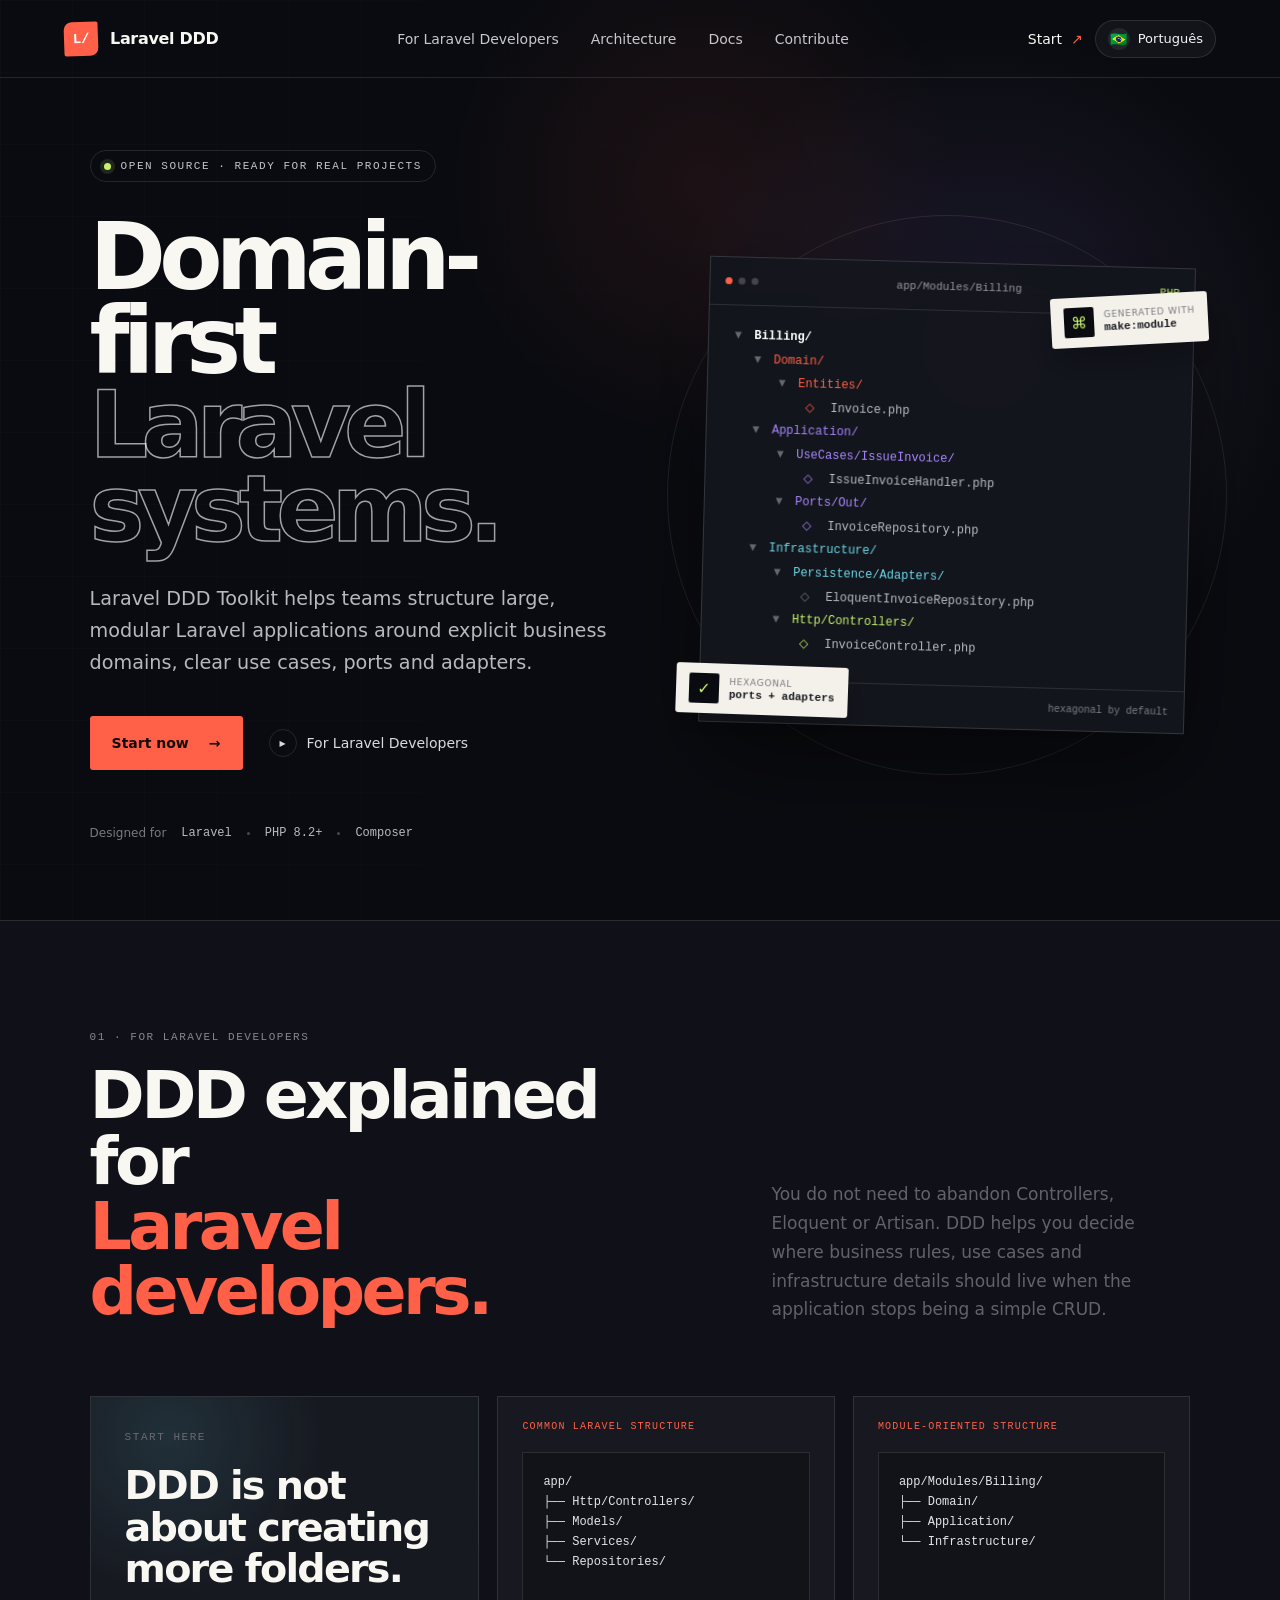
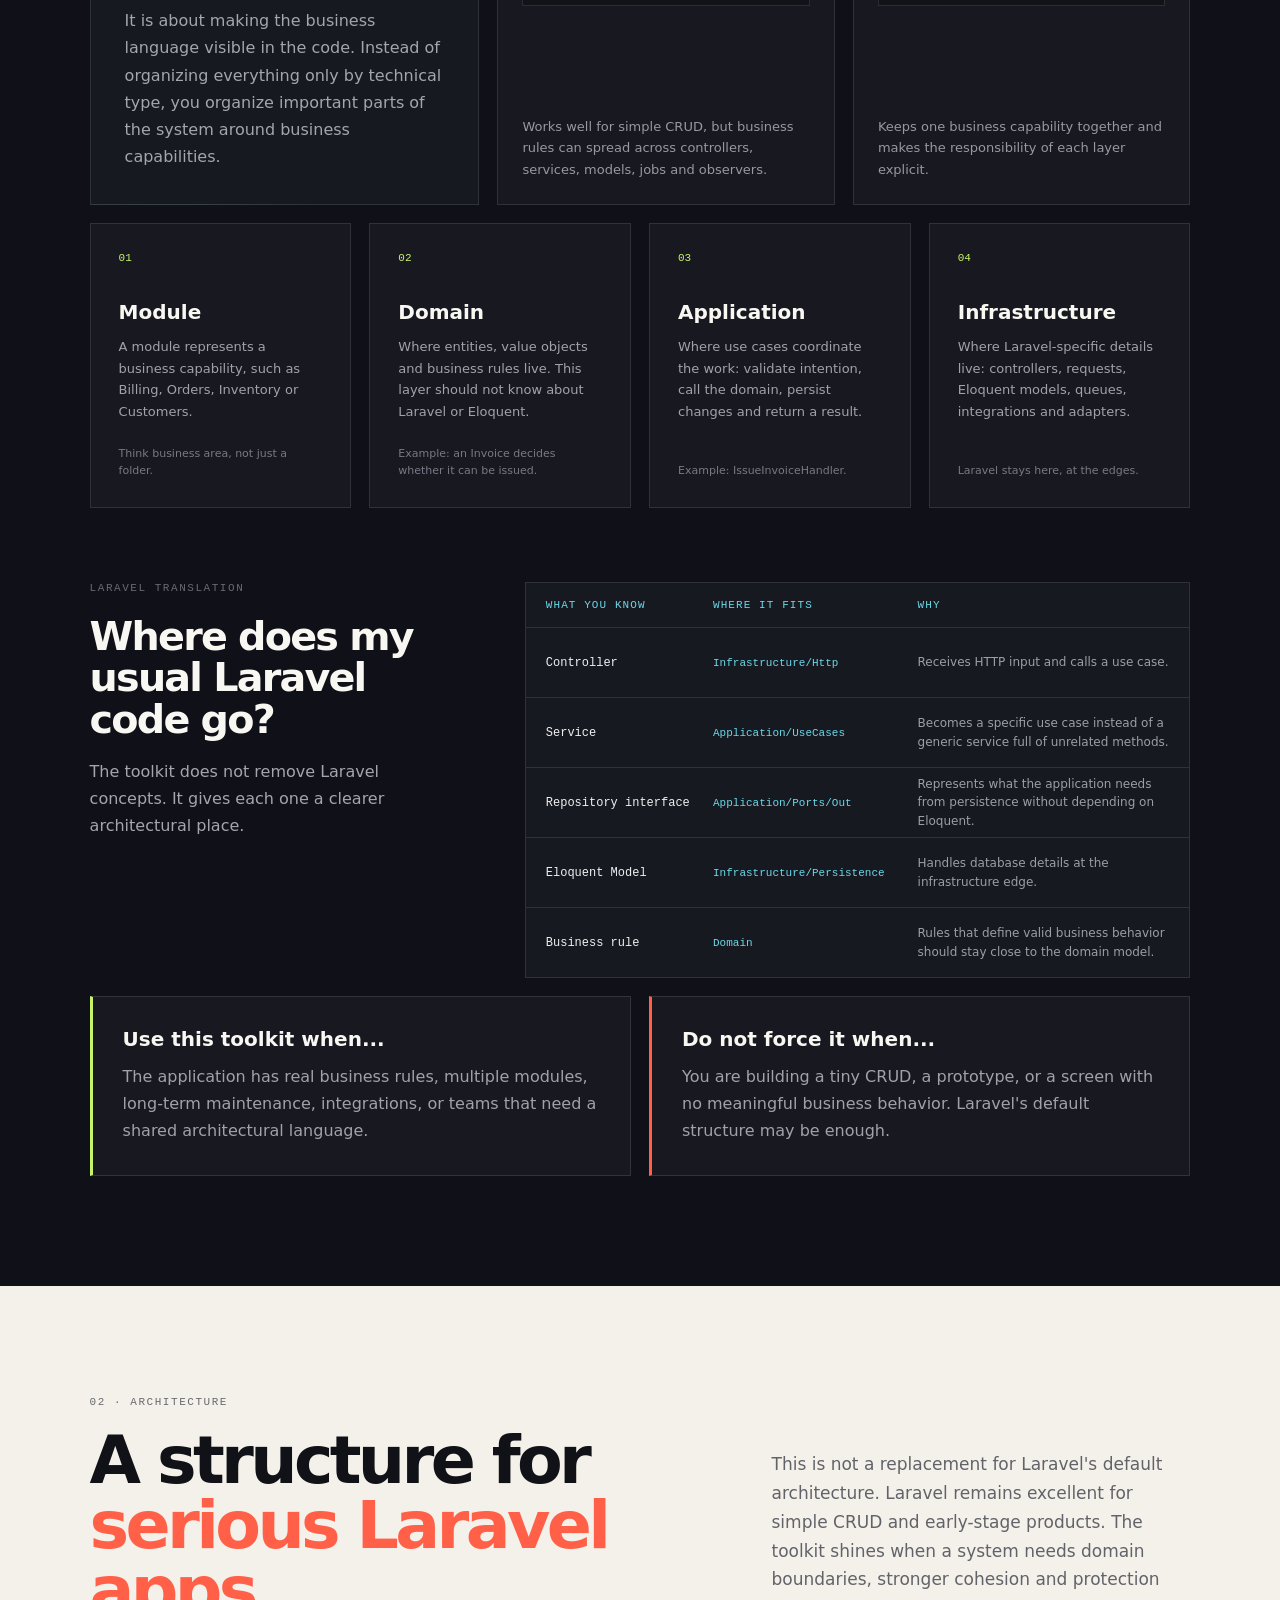
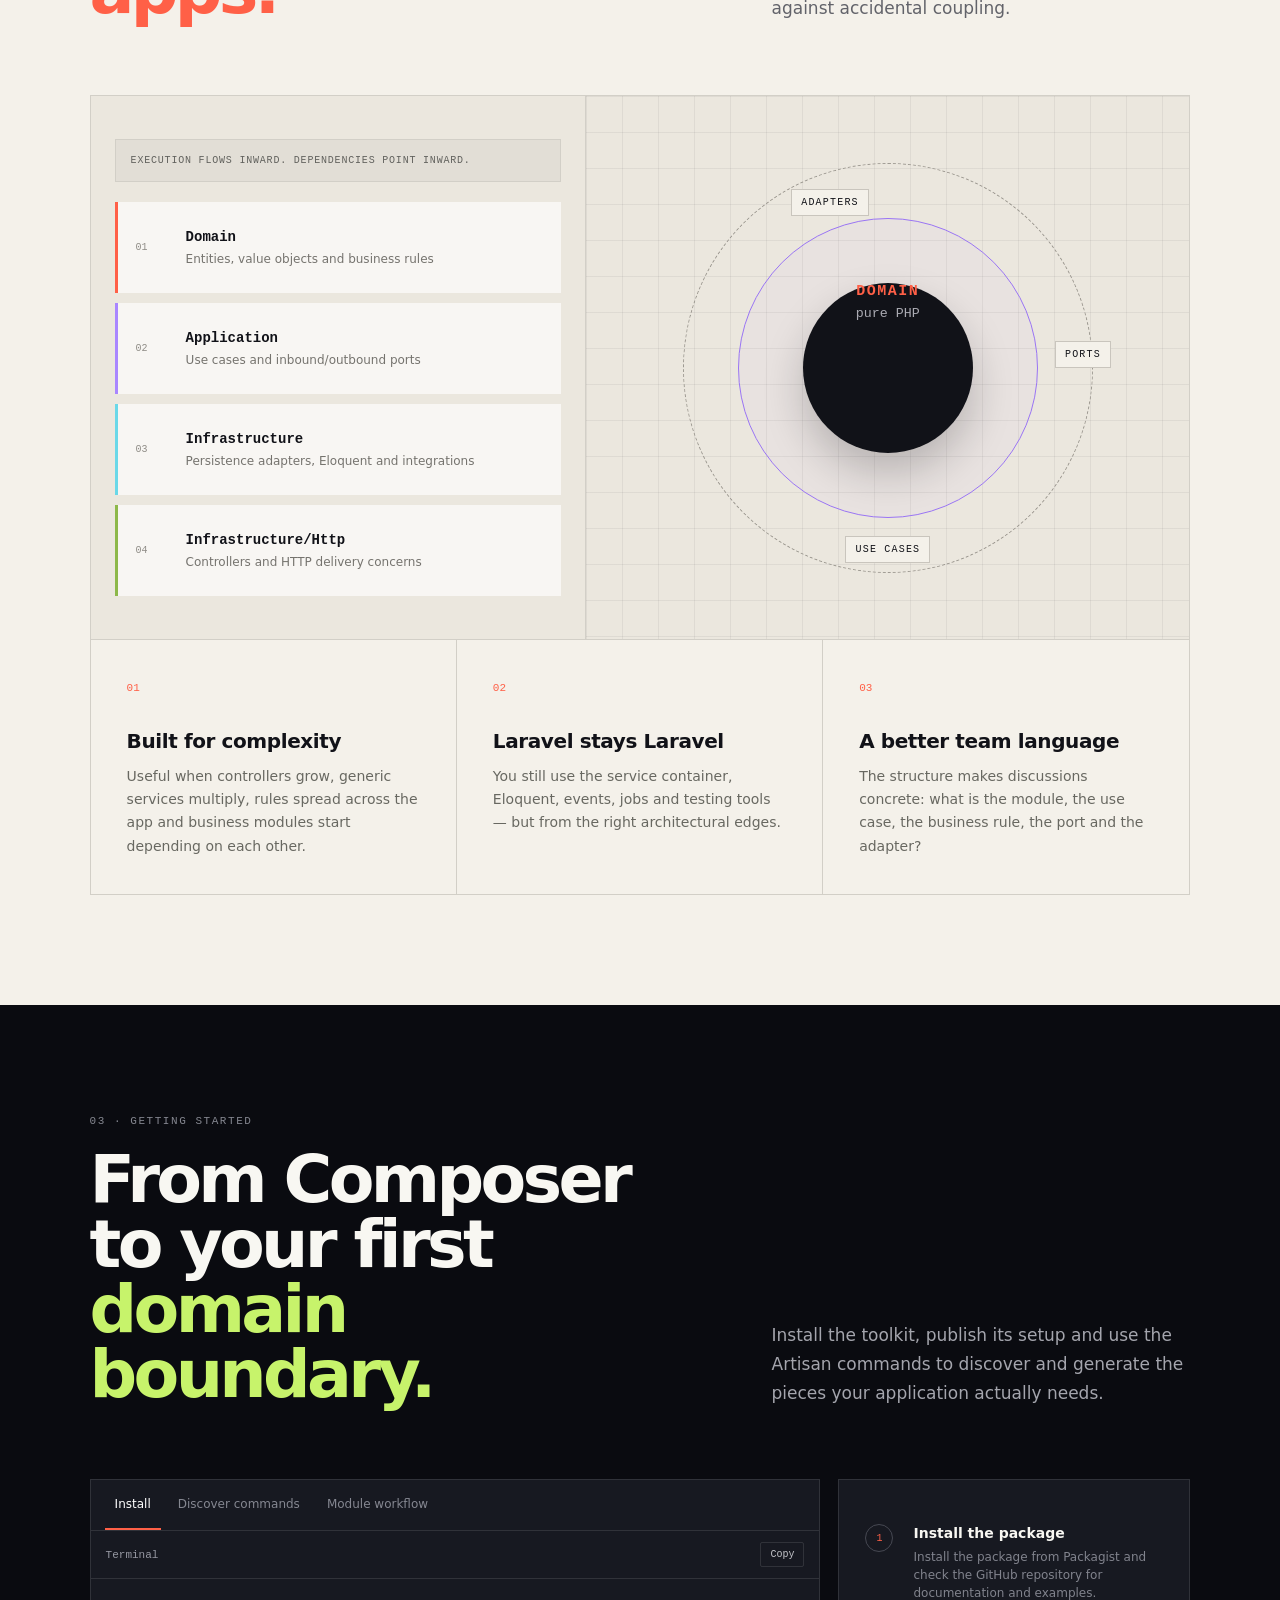
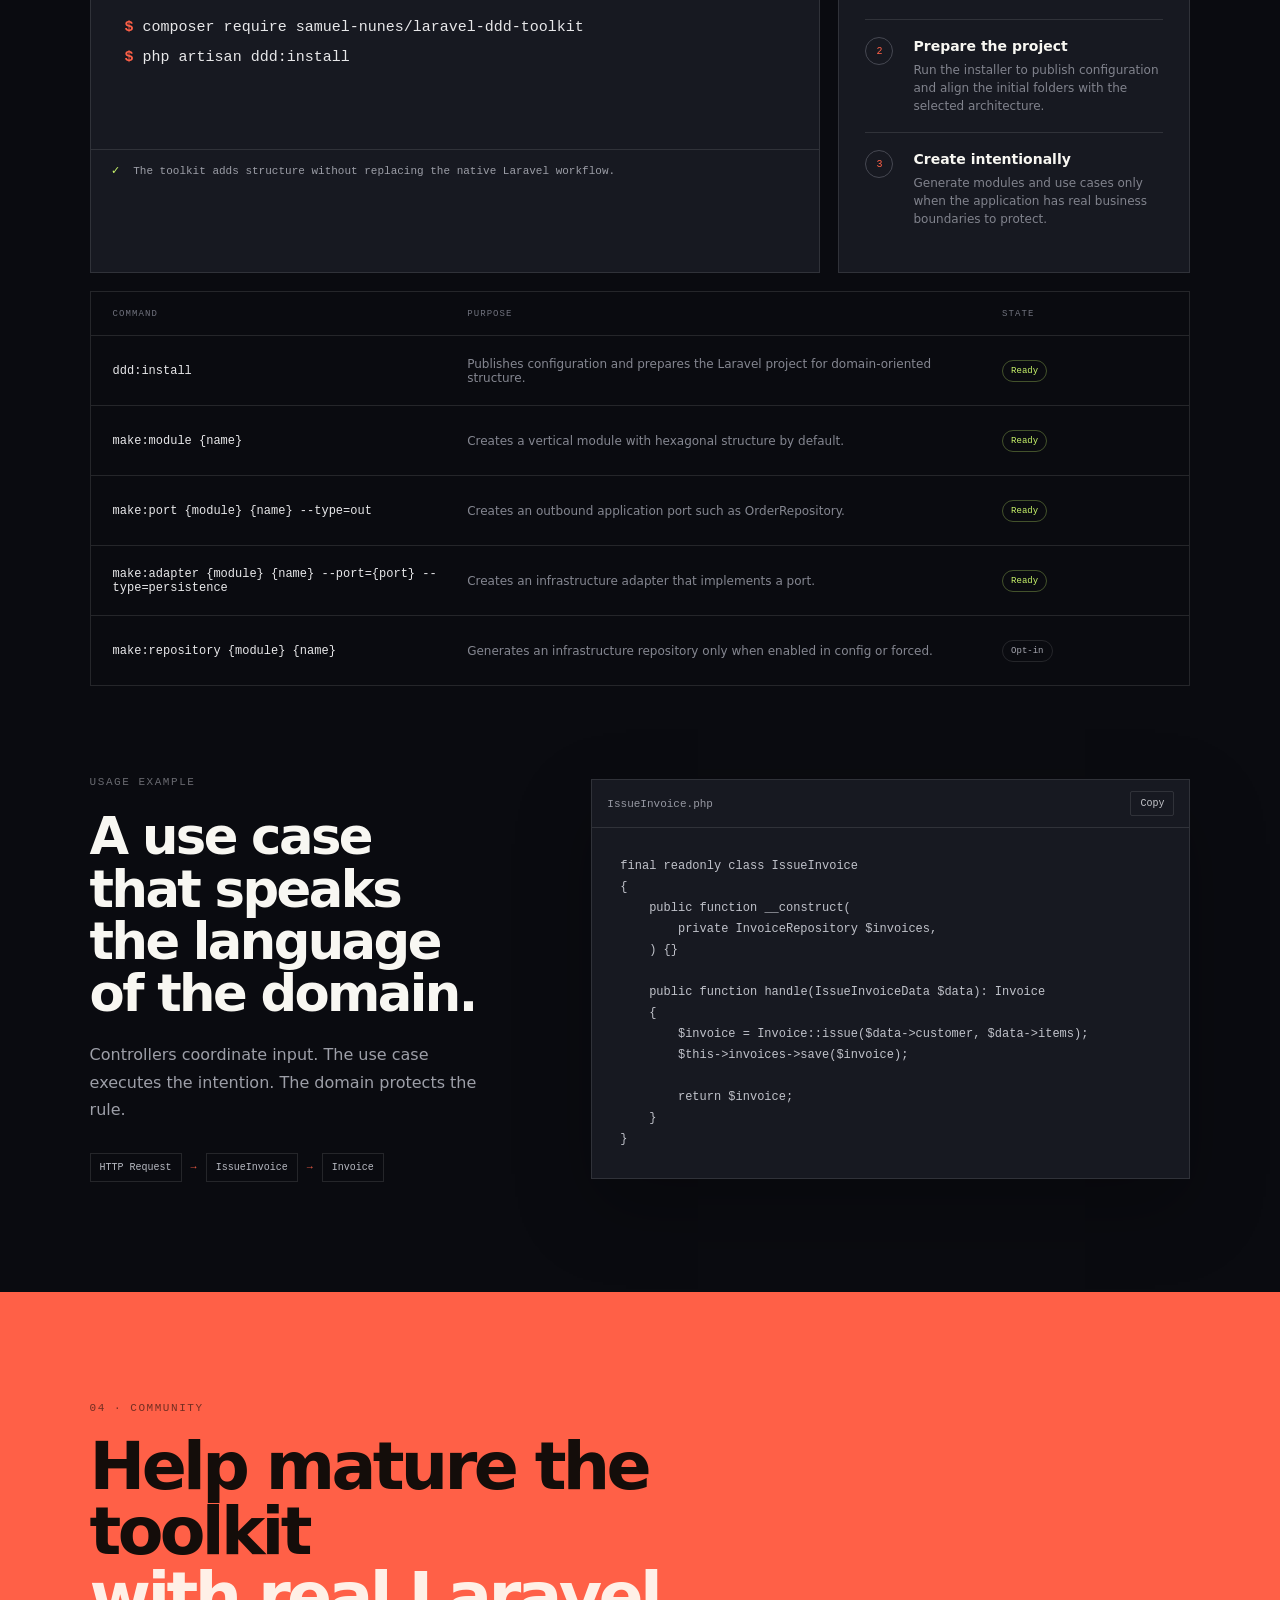
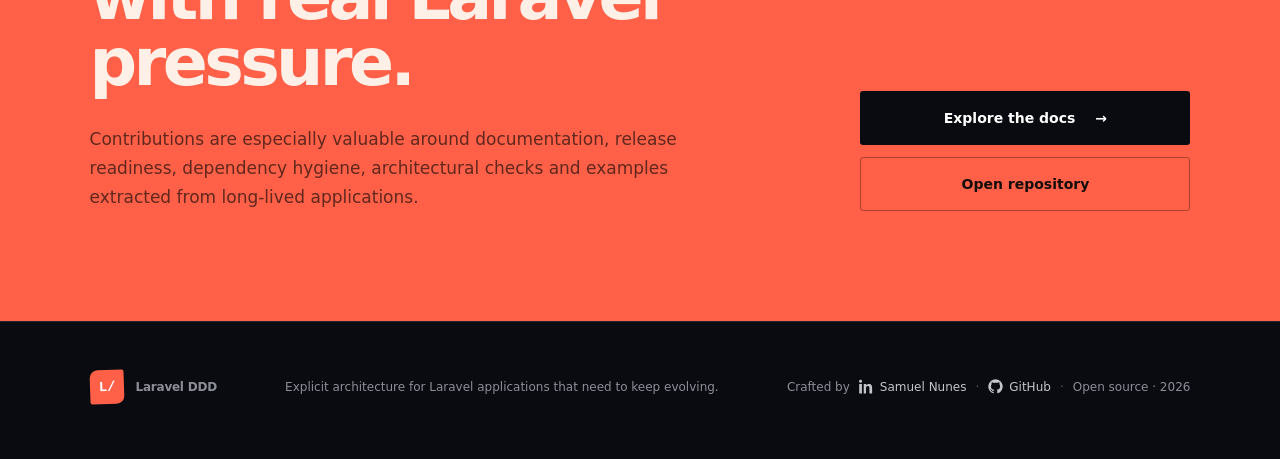
<file: index.html>
<!doctype html>
<html lang="en">
  <head>
    <meta charset="utf-8" />
    <meta name="viewport" content="width=device-width, initial-scale=1" />
    <title>Laravel DDD Toolkit — Domain-first Laravel architecture</title>
    <meta
      name="description"
      content="Open source toolkit for structuring large, modular Laravel applications with tactical DDD and explicit architectural boundaries."
    />
    <link rel="icon" href="./favicon.ico" />
    <link rel="stylesheet" href="./style.css" />
  </head>
  <body>
    <main>
      <header class="site-header">
        <a class="brand" href="#home" aria-label="Laravel DDD — home">
          <span class="brand-mark">L/</span>
          <span>Laravel DDD</span>
        </a>

        <nav aria-label="Main navigation">
          <a href="#learn" data-i18n="nav.learn">For Laravel Developers</a>
          <a href="#architecture" data-i18n="nav.architecture">Architecture</a>
          <a href="./docs.html" data-i18n="nav.docs">Docs</a>
          <a href="#contribute" data-i18n="nav.contribute">Contribute</a>
        </nav>

        <div class="header-actions">
          <a class="header-cta" href="#docs">
            <span data-i18n="nav.start">Start</span>
            <span>↗</span>
          </a>
          <button class="language-toggle" type="button" data-language-toggle aria-label="Trocar idioma para português">
            <span class="flag" aria-hidden="true" data-flag>🇧🇷</span>
            <span data-i18n="nav.language">Português</span>
          </button>
        </div>
      </header>

      <section class="hero" id="home">
        <div class="hero-grid" aria-hidden="true"></div>

        <div class="hero-copy">
          <div class="eyebrow">
            <span class="status-dot"></span>
            <span data-i18n="hero.eyebrow">Open source · Ready for real projects</span>
          </div>

          <h1>
            <span data-i18n="hero.titleA">Domain-first</span><br />
            <span class="outline-title" data-i18n="hero.titleB">Laravel systems.</span>
          </h1>

          <p data-i18n="hero.text">
            Laravel DDD Toolkit helps teams structure large, modular Laravel applications around explicit business
            domains, clear use cases, ports and adapters.
          </p>

          <div class="hero-actions">
            <a class="primary-button" href="./docs.html">
              <span data-i18n="hero.primary">Start now</span>
              <span>→</span>
            </a>
            <a class="text-button" href="#learn">
              <span class="play">▶</span>
              <span data-i18n="hero.secondary">Understand the fit</span>
            </a>
          </div>

          <div class="compatibility">
            <span data-i18n="hero.designedFor">Designed for</span>
            <span class="compat-item"><strong>Laravel</strong><i></i></span>
            <span class="compat-item"><strong>PHP 8.2+</strong><i></i></span>
            <span class="compat-item"><strong>Composer</strong><i></i></span>
          </div>
        </div>

        <div class="hero-visual" aria-label="Domain module structure example">
          <div class="orbit orbit-one"></div>
          <div class="orbit orbit-two"></div>

          <div class="code-window">
            <div class="window-bar">
              <div class="window-dots"><span></span><span></span><span></span></div>
              <span>app/Modules/Billing</span>
              <span class="window-tag">PHP</span>
            </div>

            <div class="tree">
              <p><b>▾</b> <strong>Billing/</strong></p>
              <p class="depth-1"><b>▾</b> <span class="folder coral-text">Domain/</span></p>
              <p class="depth-2"><b>▾</b> <span class="folder coral-text">Entities/</span></p>
              <p class="depth-3"><span class="file-icon coral-text">◇</span> Invoice.php</p>
              <p class="depth-1"><b>▾</b> <span class="folder violet-text">Application/</span></p>
              <p class="depth-2"><b>▾</b> <span class="folder violet-text">UseCases/IssueInvoice/</span></p>
              <p class="depth-3"><span class="file-icon violet-text">◇</span> IssueInvoiceHandler.php</p>
              <p class="depth-2"><b>▾</b> <span class="folder violet-text">Ports/Out/</span></p>
              <p class="depth-3"><span class="file-icon violet-text">◇</span> InvoiceRepository.php</p>
              <p class="depth-1"><b>▾</b> <span class="folder">Infrastructure/</span></p>
              <p class="depth-2"><b>▾</b> <span class="folder">Persistence/Adapters/</span></p>
              <p class="depth-3"><span class="file-icon">◇</span> EloquentInvoiceRepository.php</p>
              <p class="depth-2"><b>▾</b> <span class="folder lime-text">Http/Controllers/</span></p>
              <p class="depth-3"><span class="file-icon lime-text">◇</span> InvoiceController.php</p>
            </div>

            <div class="window-footer">
              <span data-i18n="visual.isolated">✓ isolated module</span>
              <span data-i18n="visual.layers">hexagonal by default</span>
            </div>
          </div>

          <div class="floating-note note-one">
            <span>⌘</span>
            <div>
              <small data-i18n="visual.generated">Generated with</small>
              <strong>make:module</strong>
            </div>
          </div>

          <div class="floating-note note-two">
            <span>✓</span>
            <div>
              <small data-i18n="visual.conventions">Hexagonal</small>
              <strong data-i18n="visual.ready">ports + adapters</strong>
            </div>
          </div>
        </div>
      </section>


      <section class="learn section-shell" id="learn">
        <div class="section-heading learn-heading">
          <div>
            <span class="section-kicker" data-i18n="learn.kicker">01 · Learn DDD</span>
            <h2>
              <span data-i18n="learn.titleA">DDD explained for</span><br />
              <em data-i18n="learn.titleB">Laravel developers.</em>
            </h2>
          </div>
          <p data-i18n="learn.text">
            You do not need to abandon Controllers, Eloquent or Artisan. DDD helps you decide where business rules,
            use cases and infrastructure details should live when the application stops being a simple CRUD.
          </p>
        </div>

        <div class="learn-intro-panel">
          <div class="learn-intro-copy">
            <span class="section-kicker" data-i18n="learn.intro.kicker">Start here</span>
            <h3 data-i18n="learn.intro.title">DDD is not about creating more folders.</h3>
            <p data-i18n="learn.intro.text">
              It is about making the business language visible in the code. Instead of organizing everything only by
              technical type, you organize important parts of the system around business capabilities.
            </p>
          </div>

          <div class="comparison-grid" aria-label="Laravel structure comparison">
            <article>
              <span data-i18n="learn.comparison.before.label">Common Laravel structure</span>
              <pre><code>app/
├── Http/Controllers/
├── Models/
├── Services/
└── Repositories/</code></pre>
              <p data-i18n="learn.comparison.before.text">
                Works well for simple CRUD, but business rules can spread across controllers, services, models, jobs and observers.
              </p>
            </article>
            <article>
              <span data-i18n="learn.comparison.after.label">Module-oriented structure</span>
              <pre><code>app/Modules/Billing/
├── Domain/
├── Application/
└── Infrastructure/</code></pre>
              <p data-i18n="learn.comparison.after.text">
                Keeps one business capability together and makes the responsibility of each layer explicit.
              </p>
            </article>
          </div>
        </div>

        <div class="concept-grid">
          <article class="concept-card">
            <span>01</span>
            <h3 data-i18n="learn.concepts.module.title">Module</h3>
            <p data-i18n="learn.concepts.module.text">
              A module represents a business capability, such as Billing, Orders, Inventory or Customers.
            </p>
            <small data-i18n="learn.concepts.module.note">Think business area, not just a folder.</small>
          </article>
          <article class="concept-card">
            <span>02</span>
            <h3 data-i18n="learn.concepts.domain.title">Domain</h3>
            <p data-i18n="learn.concepts.domain.text">
              Where entities, value objects and business rules live. This layer should not know about Laravel or Eloquent.
            </p>
            <small data-i18n="learn.concepts.domain.note">Example: an Invoice decides whether it can be issued.</small>
          </article>
          <article class="concept-card">
            <span>03</span>
            <h3 data-i18n="learn.concepts.application.title">Application</h3>
            <p data-i18n="learn.concepts.application.text">
              Where use cases coordinate the work: validate intention, call the domain, persist changes and return a result.
            </p>
            <small data-i18n="learn.concepts.application.note">Example: IssueInvoiceHandler.</small>
          </article>
          <article class="concept-card">
            <span>04</span>
            <h3 data-i18n="learn.concepts.infrastructure.title">Infrastructure</h3>
            <p data-i18n="learn.concepts.infrastructure.text">
              Where Laravel-specific details live: controllers, requests, Eloquent models, queues, integrations and adapters.
            </p>
            <small data-i18n="learn.concepts.infrastructure.note">Laravel stays here, at the edges.</small>
          </article>
        </div>

        <div class="laravel-map">
          <div>
            <span class="section-kicker" data-i18n="learn.map.kicker">Laravel translation</span>
            <h3 data-i18n="learn.map.title">Where does my usual Laravel code go?</h3>
            <p data-i18n="learn.map.text">
              The toolkit does not remove Laravel concepts. It gives each one a clearer architectural place.
            </p>
          </div>

          <div class="map-table">
            <div class="map-row map-head">
              <span data-i18n="learn.map.head.usual">What you know</span>
              <span data-i18n="learn.map.head.place">Where it fits</span>
              <span data-i18n="learn.map.head.reason">Why</span>
            </div>
            <div class="map-row">
              <code>Controller</code>
              <span>Infrastructure/Http</span>
              <p data-i18n="learn.map.controller">Receives HTTP input and calls a use case.</p>
            </div>
            <div class="map-row">
              <code>Service</code>
              <span>Application/UseCases</span>
              <p data-i18n="learn.map.service">Becomes a specific use case instead of a generic service full of unrelated methods.</p>
            </div>
            <div class="map-row">
              <code>Repository interface</code>
              <span>Application/Ports/Out</span>
              <p data-i18n="learn.map.repository">Represents what the application needs from persistence without depending on Eloquent.</p>
            </div>
            <div class="map-row">
              <code>Eloquent Model</code>
              <span>Infrastructure/Persistence</span>
              <p data-i18n="learn.map.eloquent">Handles database details at the infrastructure edge.</p>
            </div>
            <div class="map-row">
              <code>Business rule</code>
              <span>Domain</span>
              <p data-i18n="learn.map.rule">Rules that define valid business behavior should stay close to the domain model.</p>
            </div>
          </div>
        </div>

        <div class="decision-grid">
          <article>
            <h3 data-i18n="learn.whenUse.title">Use this toolkit when...</h3>
            <p data-i18n="learn.whenUse.text">
              The application has real business rules, multiple modules, long-term maintenance, integrations, or teams
              that need a shared architectural language.
            </p>
          </article>
          <article>
            <h3 data-i18n="learn.whenNot.title">Do not force it when...</h3>
            <p data-i18n="learn.whenNot.text">
              You are building a tiny CRUD, a prototype, or a screen with no meaningful business behavior. Laravel's
              default structure may be enough.
            </p>
          </article>
        </div>
      </section>

      <section class="architecture section-shell" id="architecture">
        <div class="section-heading">
          <div>
            <span class="section-kicker" data-i18n="architecture.kicker">02 · Architecture</span>
            <h2>
              <span data-i18n="architecture.titleA">A structure for</span><br />
              <em data-i18n="architecture.titleB">serious Laravel apps.</em>
            </h2>
          </div>
          <p data-i18n="architecture.text">
            This is not a replacement for Laravel's default architecture. Laravel remains excellent for simple CRUD and
            early-stage products. The toolkit shines when a system needs domain boundaries, stronger cohesion and
            protection against accidental coupling.
          </p>
        </div>

        <div class="architecture-panel">
          <div class="layer-list">
            <p class="dependency-note" data-i18n="architecture.dependencyNote">
              Execution flows inward. Dependencies point inward.
            </p>
            <article class="layer coral">
              <span>01</span>
              <div>
                <h3>Domain</h3>
                <p data-i18n="architecture.layers.domain">Entities, value objects and business rules</p>
              </div>
            </article>
            <article class="layer violet">
              <span>02</span>
              <div>
                <h3>Application</h3>
                <p data-i18n="architecture.layers.application">Use cases and inbound/outbound ports</p>
              </div>
            </article>
            <article class="layer cyan">
              <span>03</span>
              <div>
                <h3>Infrastructure</h3>
                <p data-i18n="architecture.layers.infrastructure">Persistence adapters, Eloquent and integrations</p>
              </div>
            </article>
            <article class="layer lime">
              <span>04</span>
              <div>
                <h3>Infrastructure/Http</h3>
                <p data-i18n="architecture.layers.http">Controllers and HTTP delivery concerns</p>
              </div>
            </article>
          </div>

          <div class="domain-map" aria-label="Architecture diagram">
            <span class="map-label label-top">Adapters</span>
            <span class="map-label label-right">Ports</span>
            <span class="map-label label-bottom">Use cases</span>
            <div class="map-ring ring-outer">
              <div class="map-ring ring-middle">
                <div class="map-ring ring-inner">
                  <strong>DOMAIN</strong>
                  <small>pure PHP</small>
                </div>
              </div>
            </div>
          </div>
        </div>

        <div class="benefit-grid">
          <article>
            <span>01</span>
            <h3 data-i18n="benefits.0.title">Built for complexity</h3>
            <p data-i18n="benefits.0.text">
              Useful when controllers grow, generic services multiply, rules spread across the app and business modules
              start depending on each other.
            </p>
          </article>
          <article>
            <span>02</span>
            <h3 data-i18n="benefits.1.title">Laravel stays Laravel</h3>
            <p data-i18n="benefits.1.text">
              You still use the service container, Eloquent, events, jobs and testing tools — but from the right
              architectural edges.
            </p>
          </article>
          <article>
            <span>03</span>
            <h3 data-i18n="benefits.2.title">A better team language</h3>
            <p data-i18n="benefits.2.text">
              The structure makes discussions concrete: what is the module, the use case, the business rule, the port
              and the adapter?
            </p>
          </article>
        </div>
      </section>

      <section class="docs section-shell" id="docs">
        <div class="section-heading docs-heading">
          <div>
            <span class="section-kicker" data-i18n="docs.kicker">03 · Getting started</span>
            <h2>
              <span data-i18n="docs.titleA">From Composer to your first</span><br />
              <em data-i18n="docs.titleB">domain boundary.</em>
            </h2>
          </div>
          <p data-i18n="docs.text">
            Install the toolkit, publish its setup and use the Artisan commands to discover and generate the pieces
            your application actually needs.
          </p>
        </div>

        <div class="quickstart-grid">
          <div class="terminal-card">
            <div class="command-tabs" role="tablist" aria-label="Quick commands">
              <button type="button" class="active" data-command-tab="install">Install</button>
              <button type="button" data-command-tab="discover">Discover commands</button>
              <button type="button" data-command-tab="scaffold">Module workflow</button>
            </div>
            <div class="terminal-top">
              <span data-i18n="docs.terminal">Terminal</span>
              <button class="copy-button" type="button" data-copy-command>Copy</button>
            </div>
            <pre><code data-command-output></code></pre>
            <div class="terminal-success">
              <span>✓</span>
              <span data-i18n="docs.success">The toolkit adds structure without replacing the native Laravel workflow.</span>
            </div>
          </div>

          <div class="steps-card">
            <ol>
              <li>
                <span>1</span>
                <div>
                  <h3 data-i18n="steps.0.title">Install the package</h3>
                  <p data-i18n="steps.0.text">
                    Install the package from Packagist and check the GitHub repository for documentation and examples.
                  </p>
                </div>
              </li>
              <li>
                <span>2</span>
                <div>
                  <h3 data-i18n="steps.1.title">Prepare the project</h3>
                  <p data-i18n="steps.1.text">
                    Run the installer to publish configuration and align the initial folders with the selected
                    architecture.
                  </p>
                </div>
              </li>
              <li>
                <span>3</span>
                <div>
                  <h3 data-i18n="steps.2.title">Create intentionally</h3>
                  <p data-i18n="steps.2.text">
                    Generate modules and use cases only when the application has real business boundaries to protect.
                  </p>
                </div>
              </li>
            </ol>
          </div>
        </div>

        <div class="commands-table">
          <div class="table-head">
            <span data-i18n="commands.head.command">Command</span>
            <span data-i18n="commands.head.purpose">Purpose</span>
            <span data-i18n="commands.head.state">State</span>
          </div>
          <div>
            <code>ddd:install</code>
            <p data-i18n="commands.install">Publishes configuration and prepares the Laravel project for domain-oriented structure.</p>
            <span class="ready" data-i18n="commands.ready">Ready</span>
          </div>
          <div>
            <code>make:module {name}</code>
            <p data-i18n="commands.module">Creates a vertical module with hexagonal structure by default.</p>
            <span class="ready" data-i18n="commands.ready">Ready</span>
          </div>
          <div>
            <code>make:port {module} {name} --type=out</code>
            <p data-i18n="commands.port">Creates an outbound application port such as OrderRepository.</p>
            <span class="ready" data-i18n="commands.ready">Ready</span>
          </div>
          <div>
            <code>make:adapter {module} {name} --port={port} --type=persistence</code>
            <p data-i18n="commands.adapter">Creates an infrastructure adapter that implements a port.</p>
            <span class="ready" data-i18n="commands.ready">Ready</span>
          </div>
          <div>
            <code>make:repository {module} {name}</code>
            <p data-i18n="commands.repository">Generates an infrastructure repository only when enabled in config or forced.</p>
            <span class="planned" data-i18n="commands.optIn">Opt-in</span>
          </div>
        </div>

        <div class="use-case">
          <div class="use-case-copy">
            <span class="section-kicker" data-i18n="sample.kicker">Usage example</span>
            <h3 data-i18n="sample.title">A use case that speaks the language of the domain.</h3>
            <p data-i18n="sample.text">Controllers coordinate input. The use case executes the intention. The domain protects the rule.</p>
            <div class="flow">
              <span>HTTP Request</span><b>→</b><span>IssueInvoice</span><b>→</b><span>Invoice</span>
            </div>
          </div>

          <div class="code-sample">
            <div class="terminal-top">
              <span>IssueInvoice.php</span>
              <button class="copy-button" type="button" data-copy-sample>Copy</button>
            </div>
            <pre><code data-sample-code></code></pre>
          </div>
        </div>
      </section>

      <section class="contribute section-shell" id="contribute">
        <div>
          <span class="section-kicker" data-i18n="contribute.kicker">04 · Community</span>
          <h2>
            <span data-i18n="contribute.titleA">Help mature the toolkit</span><br />
            <em data-i18n="contribute.titleB">with real Laravel pressure.</em>
          </h2>
          <p data-i18n="contribute.text">
            Contributions are especially valuable around documentation, release readiness, dependency hygiene,
            architectural checks and examples extracted from long-lived applications.
          </p>
        </div>
        <div class="contribute-actions">
          <a class="primary-button" href="./docs.html">
            <span data-i18n="contribute.docs">Explore the docs</span>
            <span>→</span>
          </a>
          <a class="outline-button" href="https://github.com/SamuelNunesDev/laravel-ddd-toolkit" target="_blank" rel="noreferrer">
            <span data-i18n="contribute.repo">Open repository</span>
          </a>
        </div>
      </section>

      <footer>
        <a class="brand" href="#home"><span class="brand-mark">L/</span><span>Laravel DDD</span></a>
        <p data-i18n="footer">Explicit architecture for Laravel applications that need to keep evolving.</p>
        <div class="footer-credit" aria-label="Project credits">
          <span data-i18n="footer.creditPrefix">Crafted by</span>
          <a class="social-link" href="https://www.linkedin.com/in/samuel-nunes-de-souza/" target="_blank" rel="noreferrer" aria-label="Samuel Nunes on LinkedIn">
            <svg viewBox="0 0 24 24" aria-hidden="true" focusable="false"><path d="M4.98 3.5C4.98 4.88 3.86 6 2.5 6S0 4.88 0 3.5 1.12 1 2.5 1s2.48 1.12 2.48 2.5ZM.34 8.1h4.32V23H.34V8.1ZM7.55 8.1h4.14v2.04h.06c.58-1.1 1.99-2.26 4.09-2.26C20.2 7.88 21 10.75 21 14.48V23h-4.32v-7.56c0-1.8-.03-4.12-2.51-4.12-2.51 0-2.9 1.96-2.9 3.99V23H7.55V8.1Z"/></svg>
            <span>Samuel Nunes</span>
          </a>
          <span class="credit-separator">·</span>
          <a class="social-link" href="https://github.com/SamuelNunesDev" target="_blank" rel="noreferrer" aria-label="Samuel Nunes on GitHub">
            <svg viewBox="0 0 24 24" aria-hidden="true" focusable="false"><path d="M12 .5A11.5 11.5 0 0 0 8.36 22.9c.58.11.79-.25.79-.56v-2.02c-3.2.7-3.87-1.38-3.87-1.38-.53-1.34-1.3-1.7-1.3-1.7-1.06-.72.08-.71.08-.71 1.17.08 1.78 1.2 1.78 1.2 1.04 1.78 2.73 1.27 3.4.97.1-.76.41-1.27.74-1.56-2.55-.29-5.23-1.27-5.23-5.66 0-1.25.45-2.27 1.19-3.07-.12-.29-.52-1.46.11-3.03 0 0 .97-.31 3.17 1.17A10.95 10.95 0 0 1 12 6.17c.98 0 1.96.13 2.88.38 2.2-1.48 3.17-1.17 3.17-1.17.63 1.57.23 2.74.11 3.03.74.8 1.19 1.82 1.19 3.07 0 4.4-2.69 5.37-5.25 5.65.42.36.79 1.07.79 2.16v3.05c0 .31.21.67.8.56A11.5 11.5 0 0 0 12 .5Z"/></svg>
            <span data-i18n="footer.github">GitHub</span>
          </a>
          <span class="credit-separator">·</span>
          <span>Open source · 2026</span>
        </div>
      </footer>
    </main>

    <script src="./script.js"></script>
  </body>
</html>
</file>
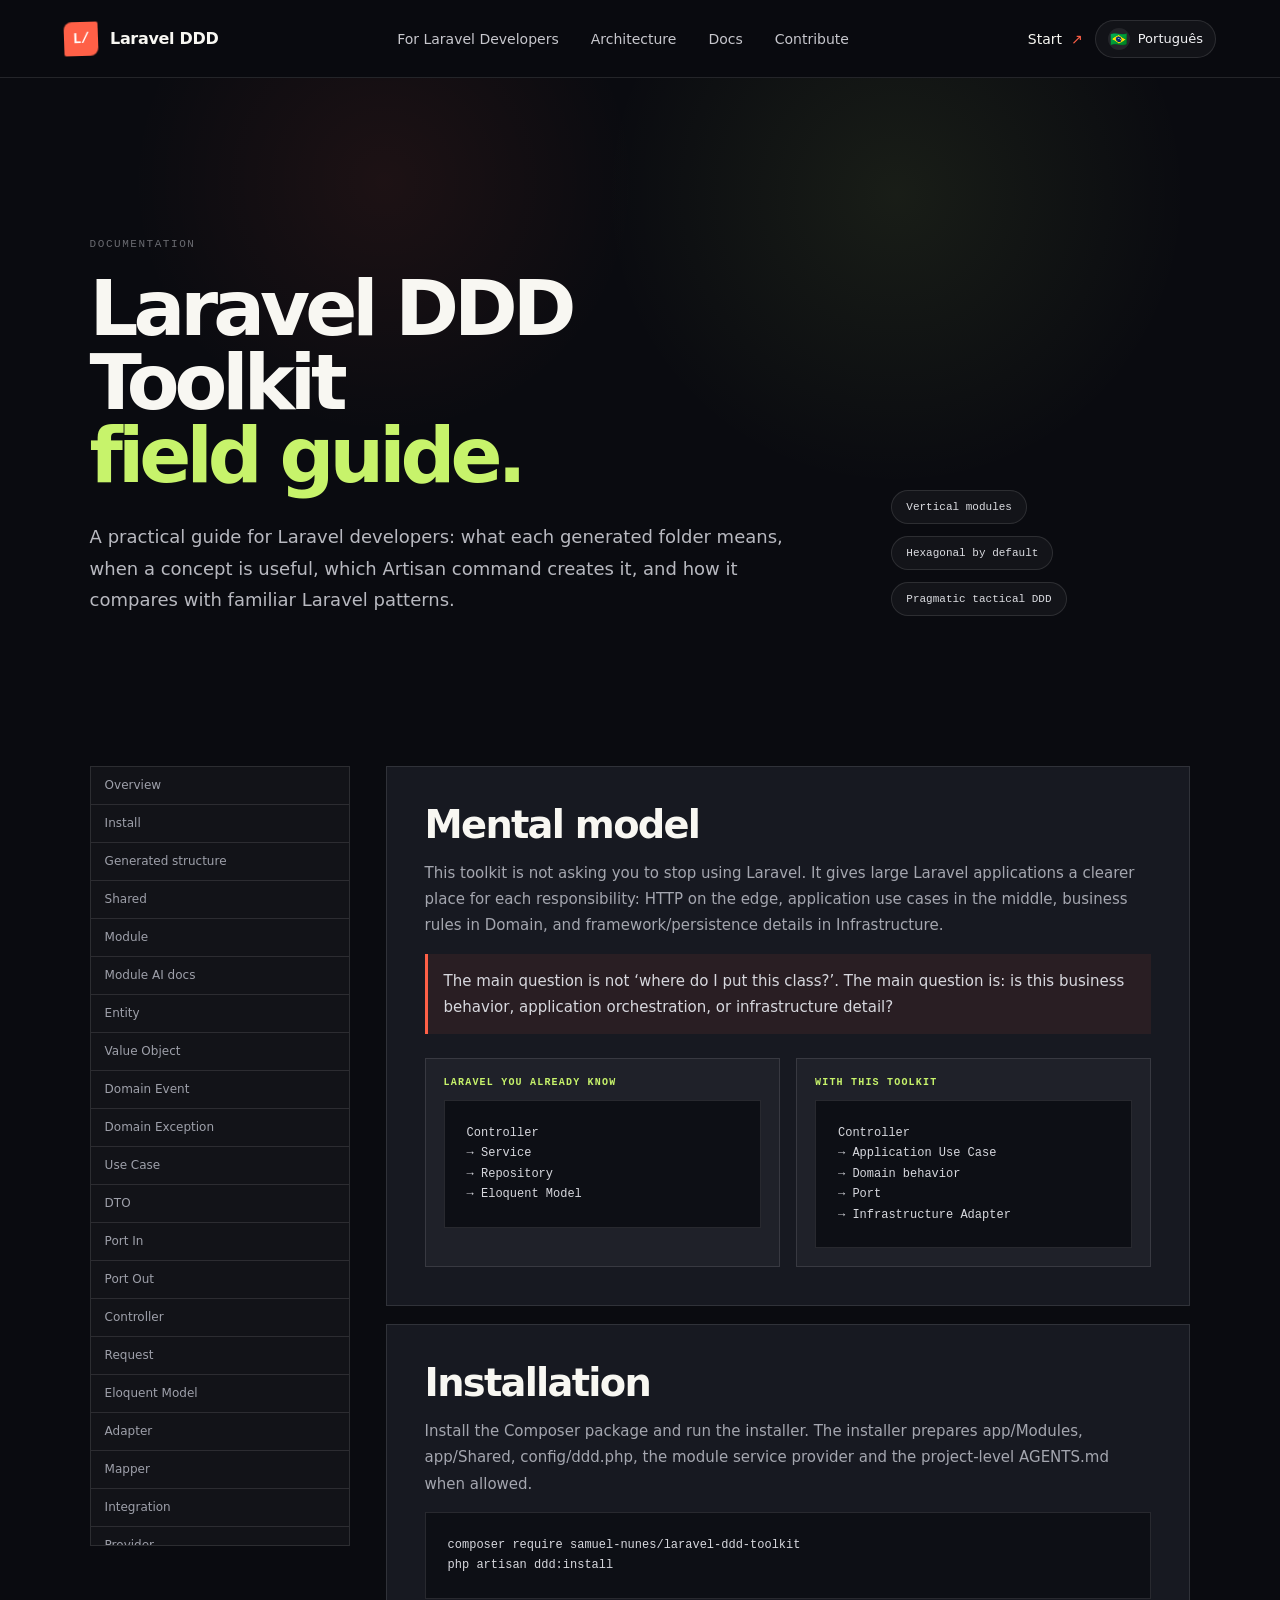
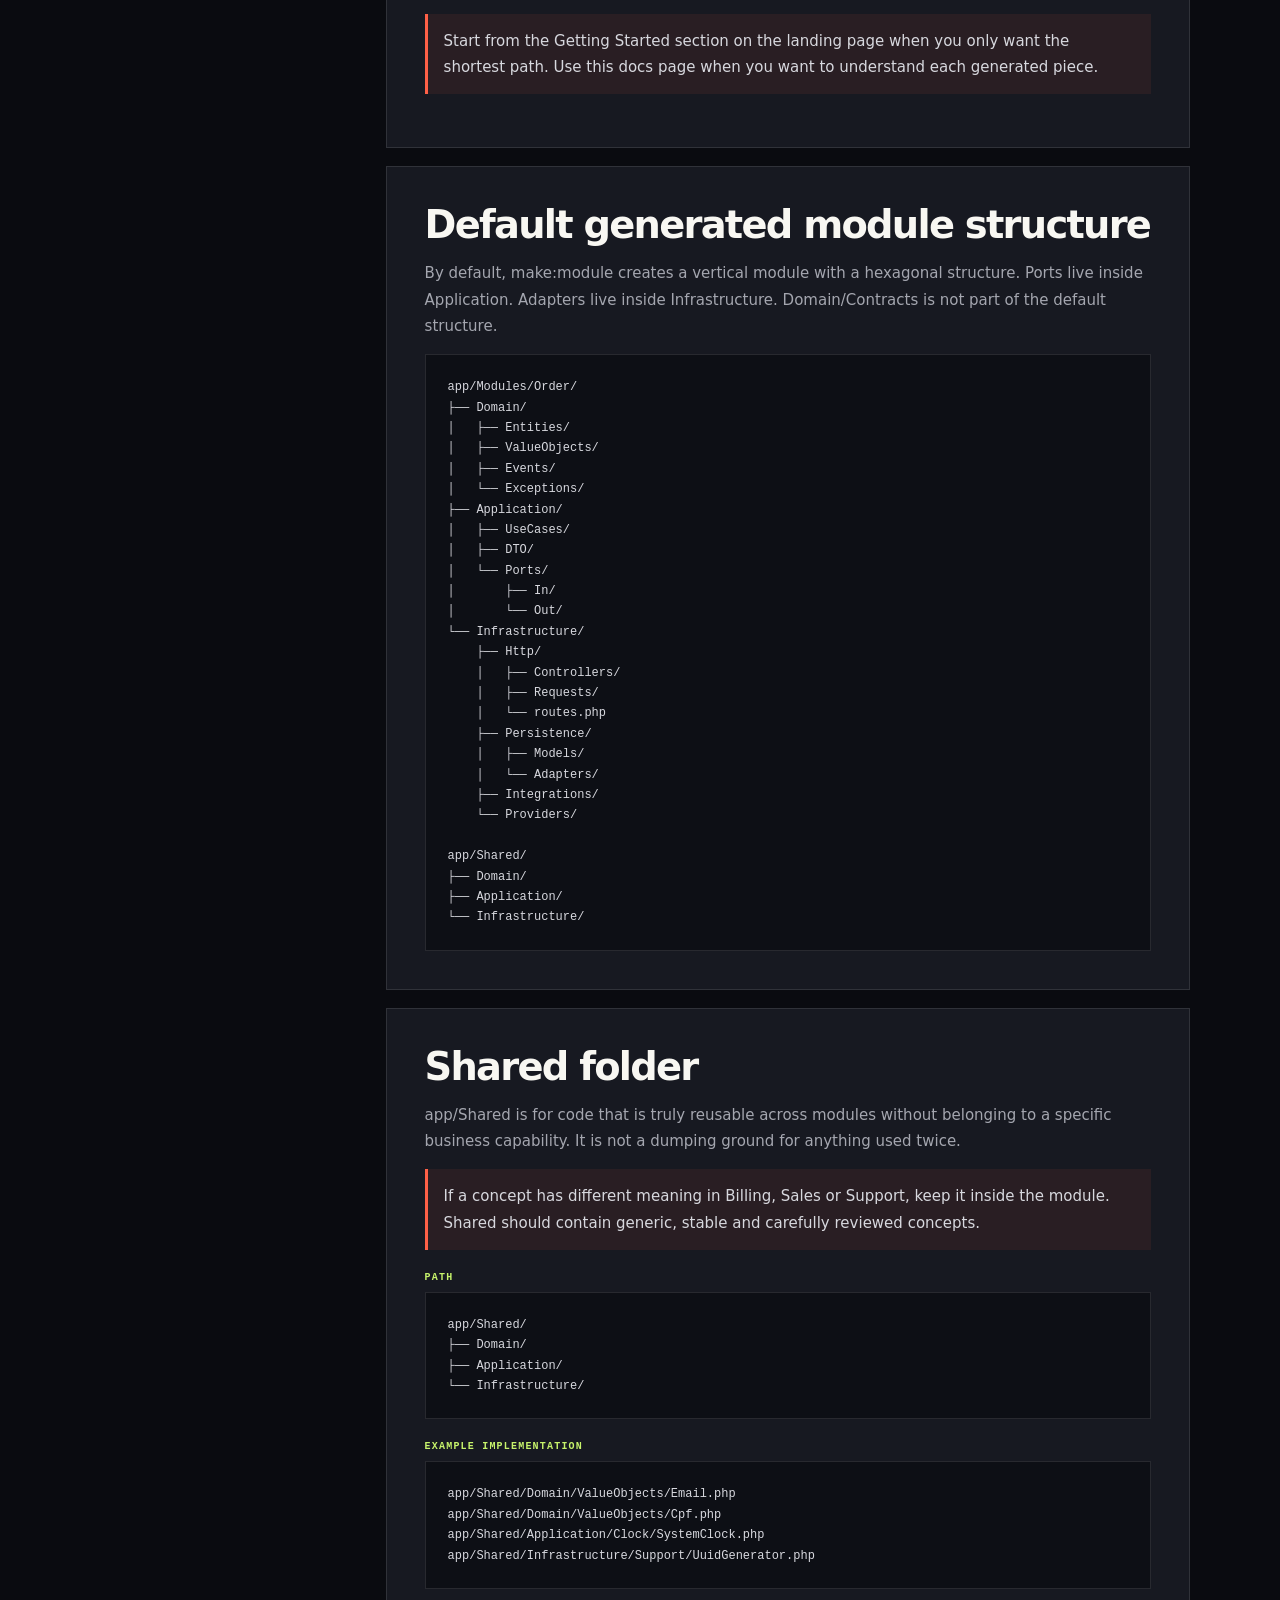
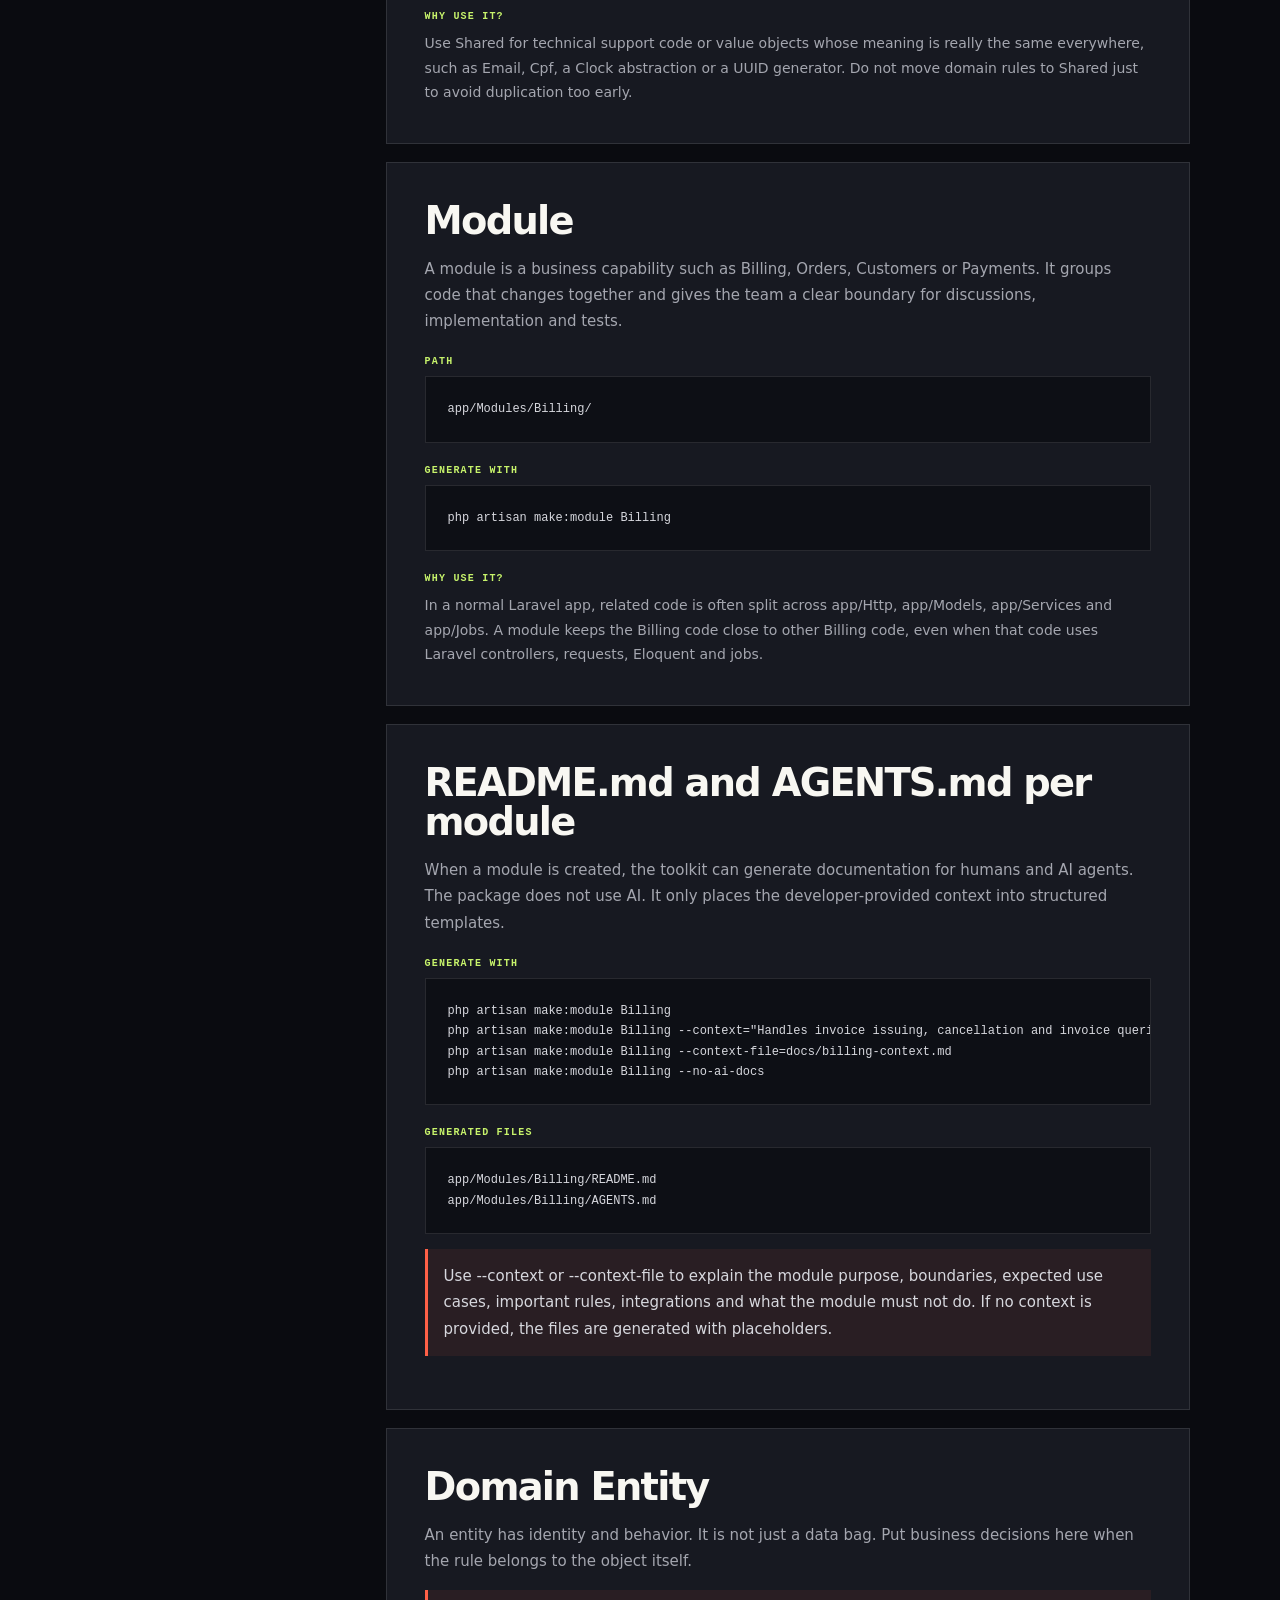
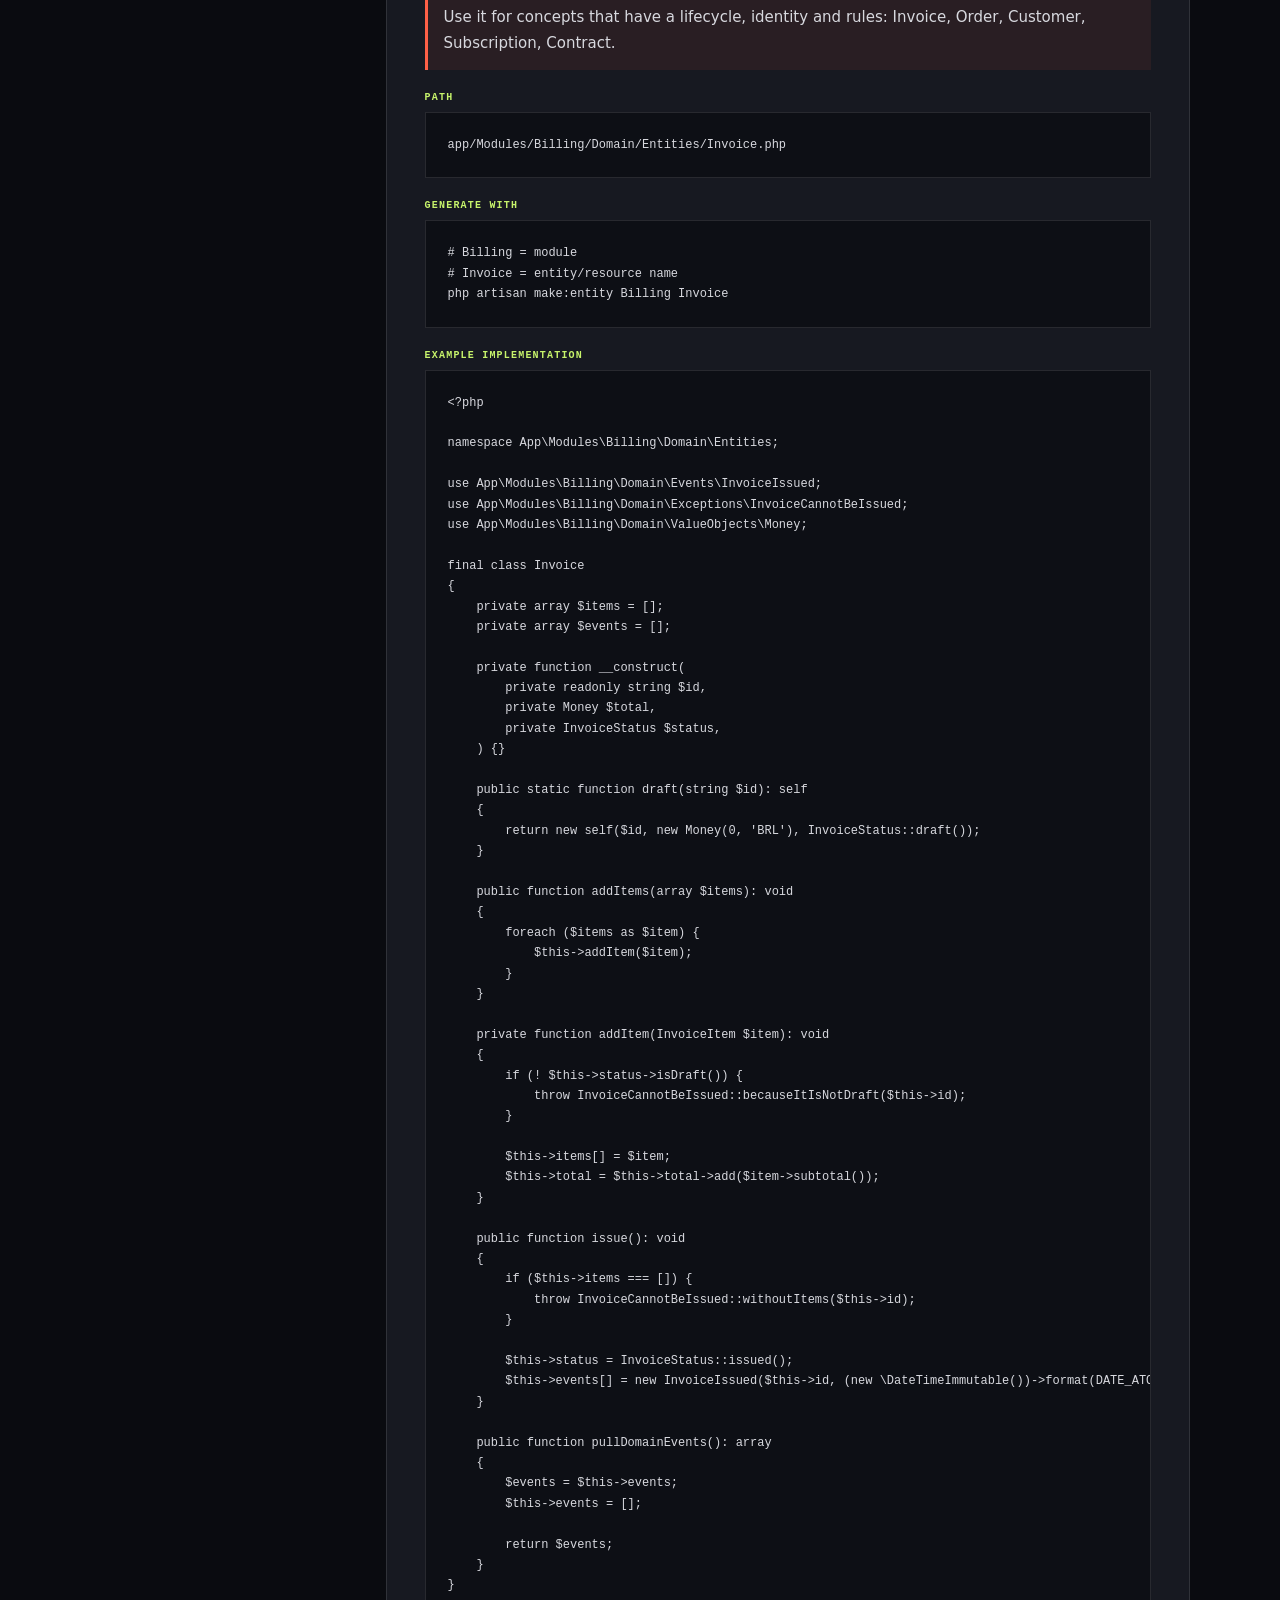
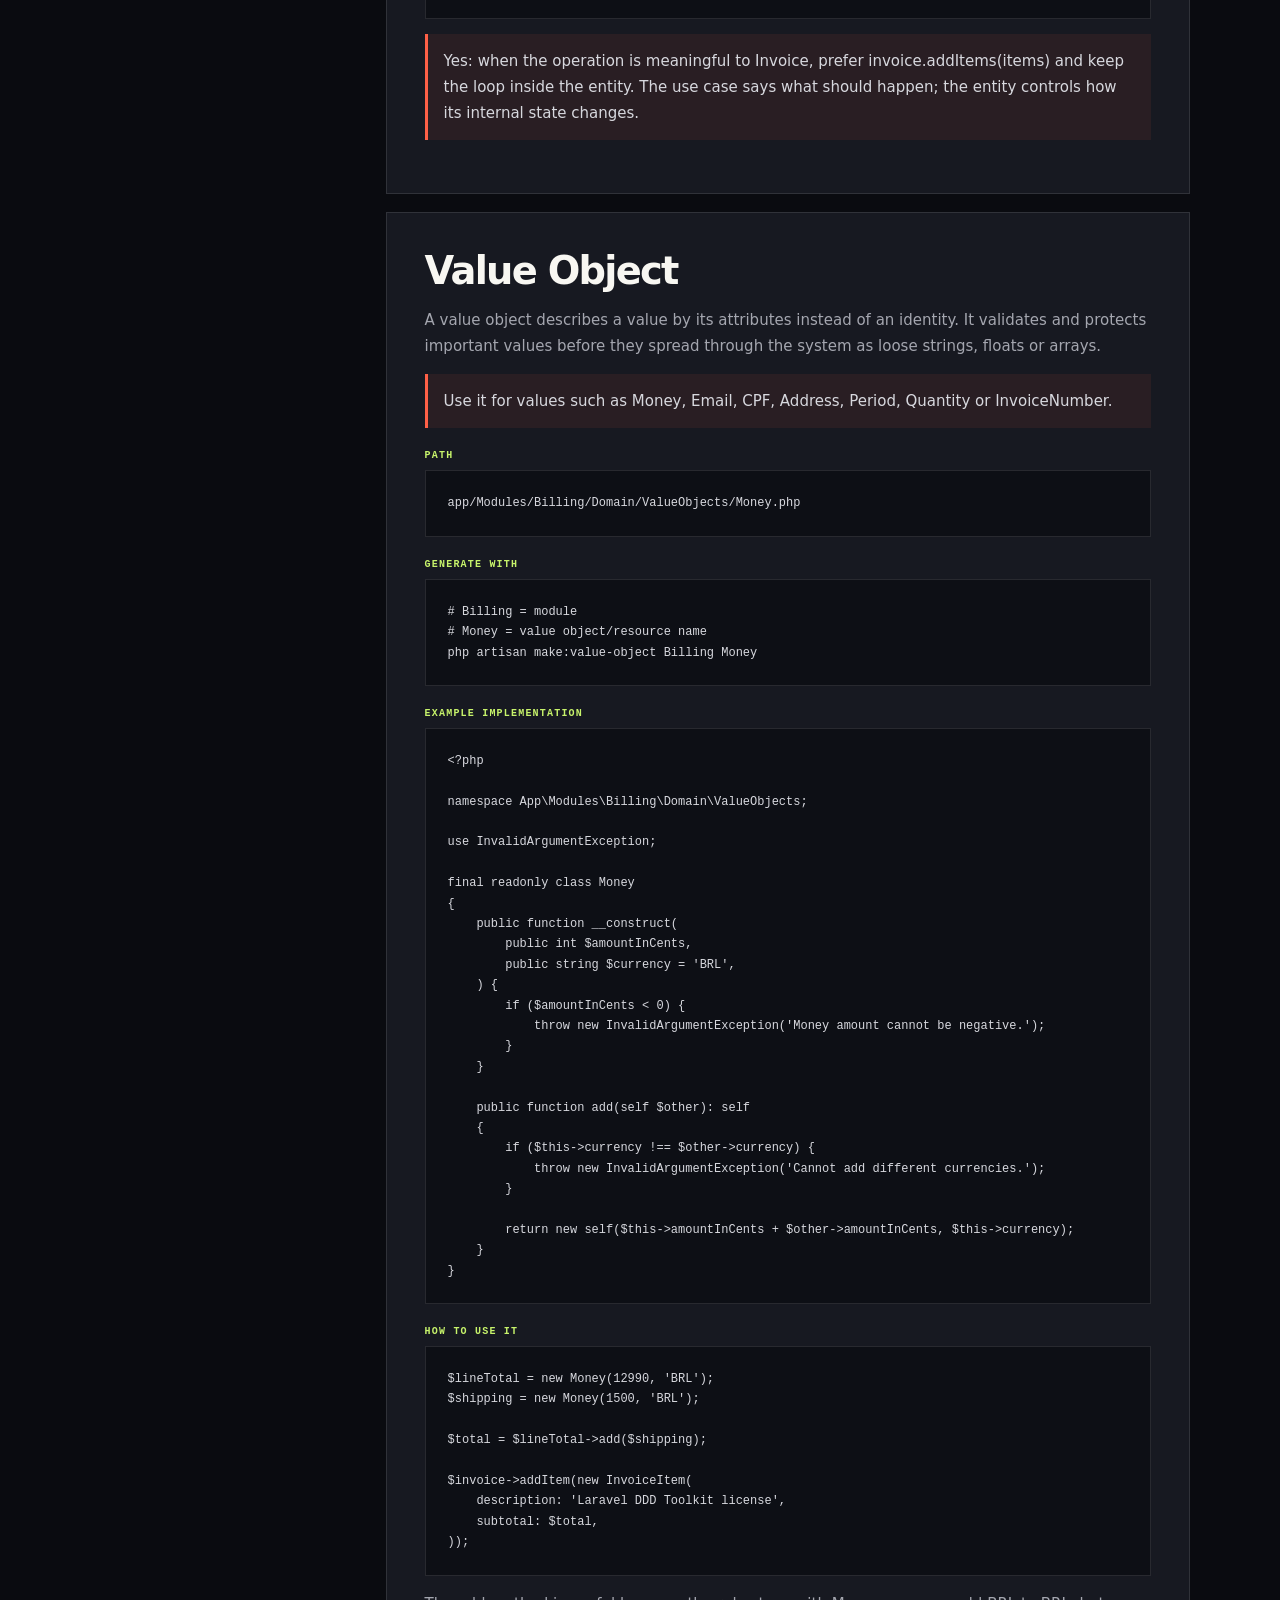
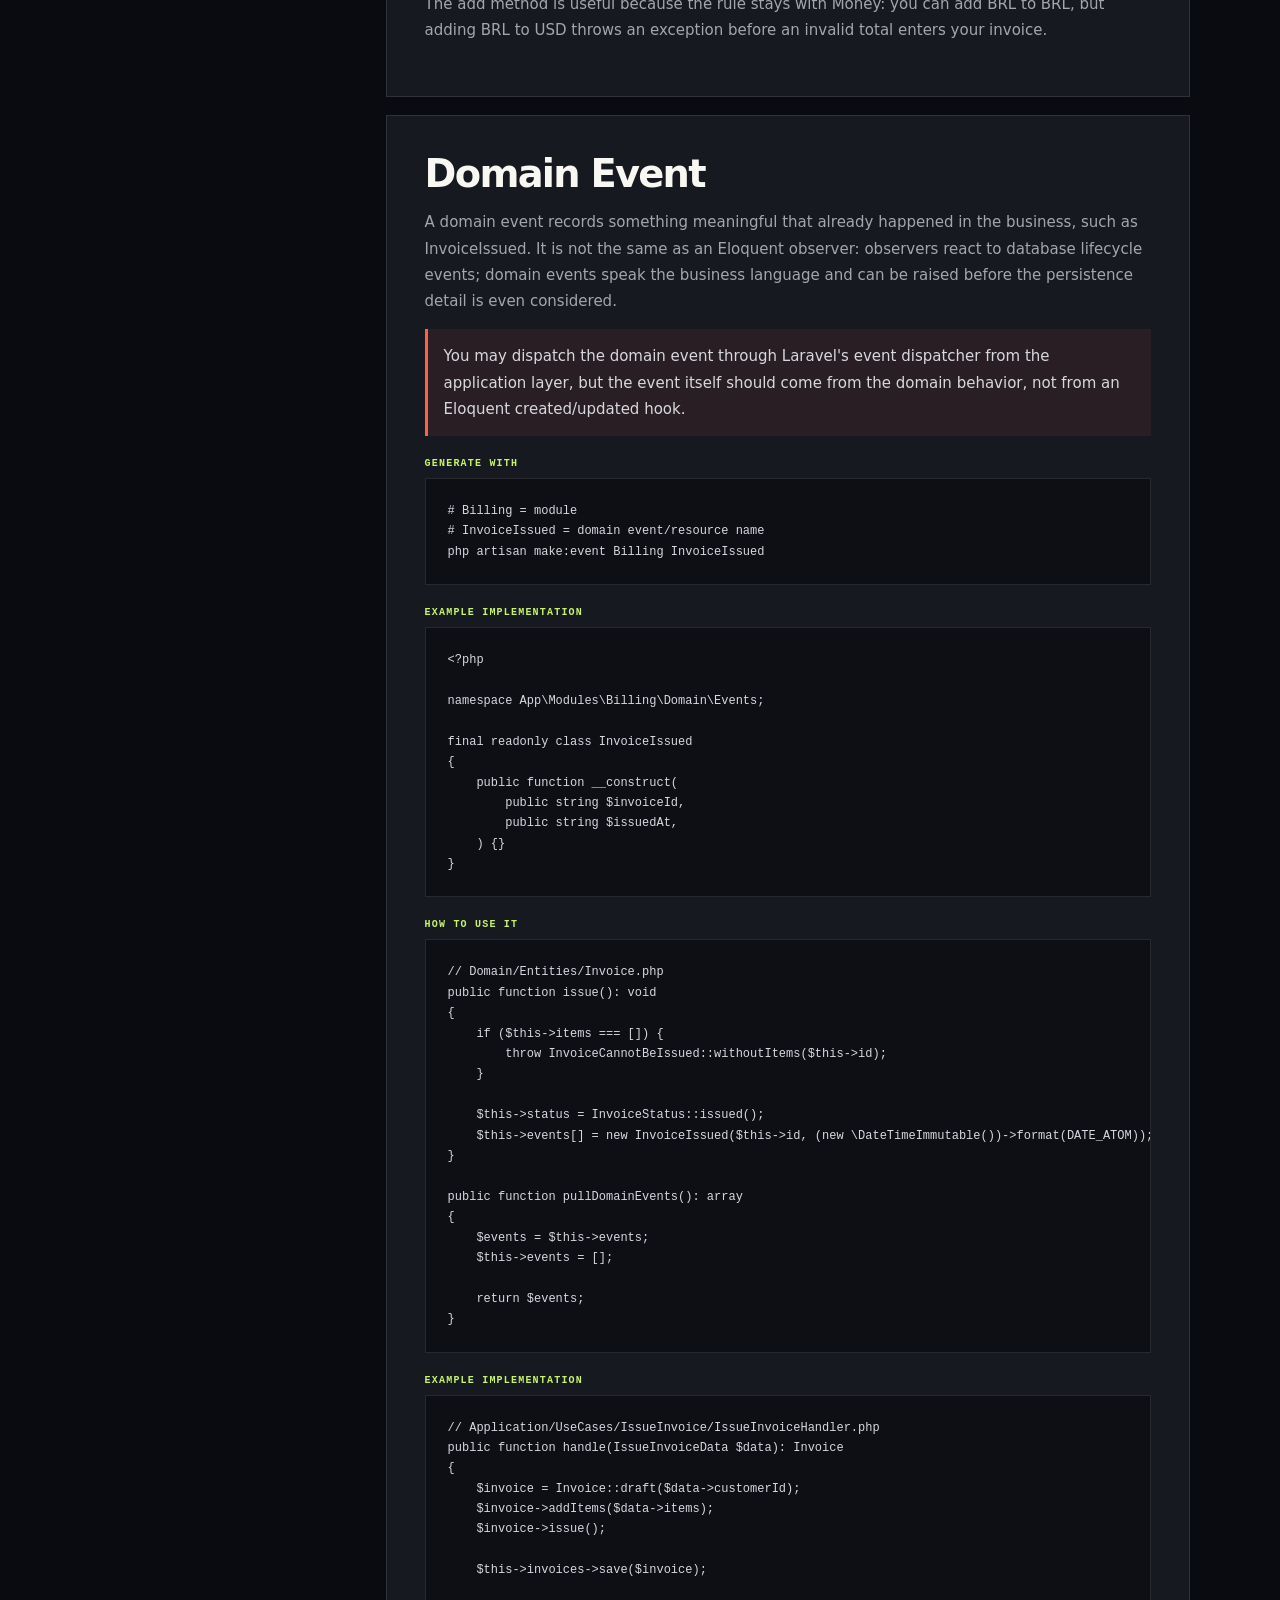
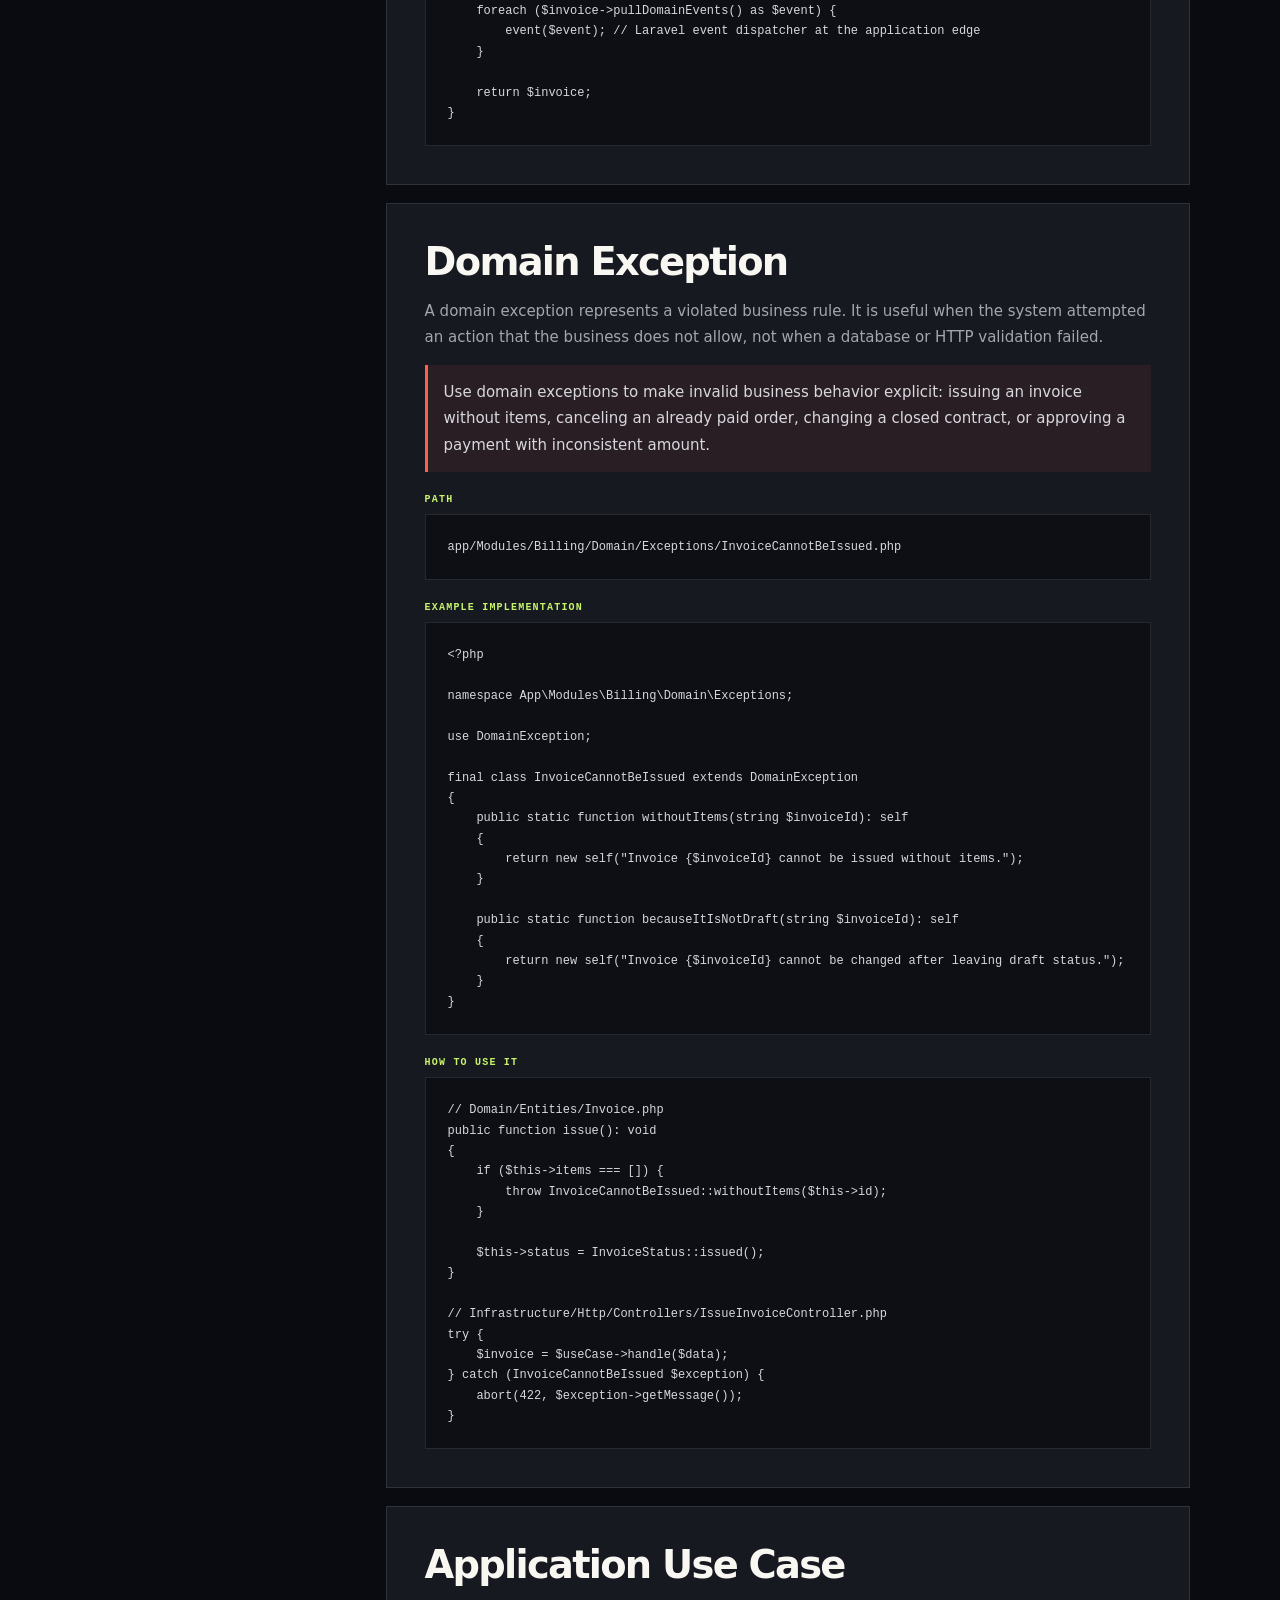
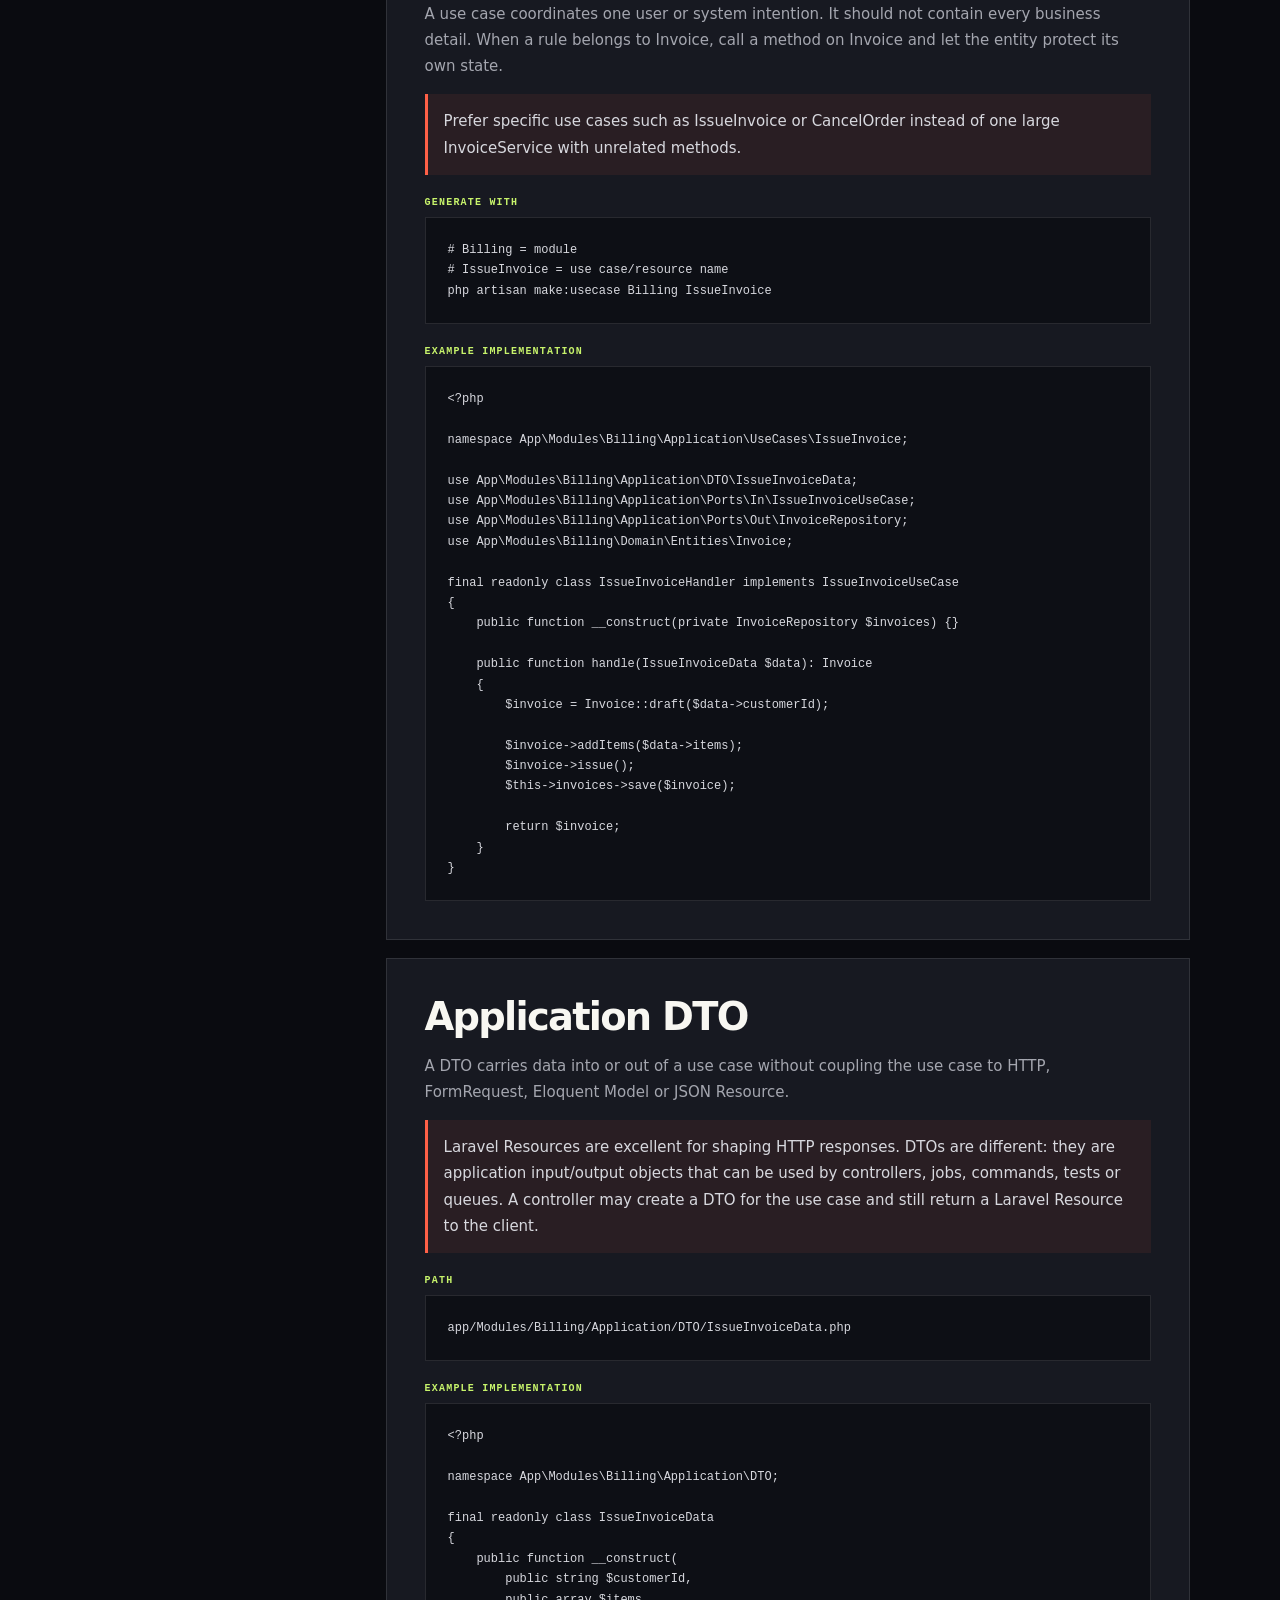
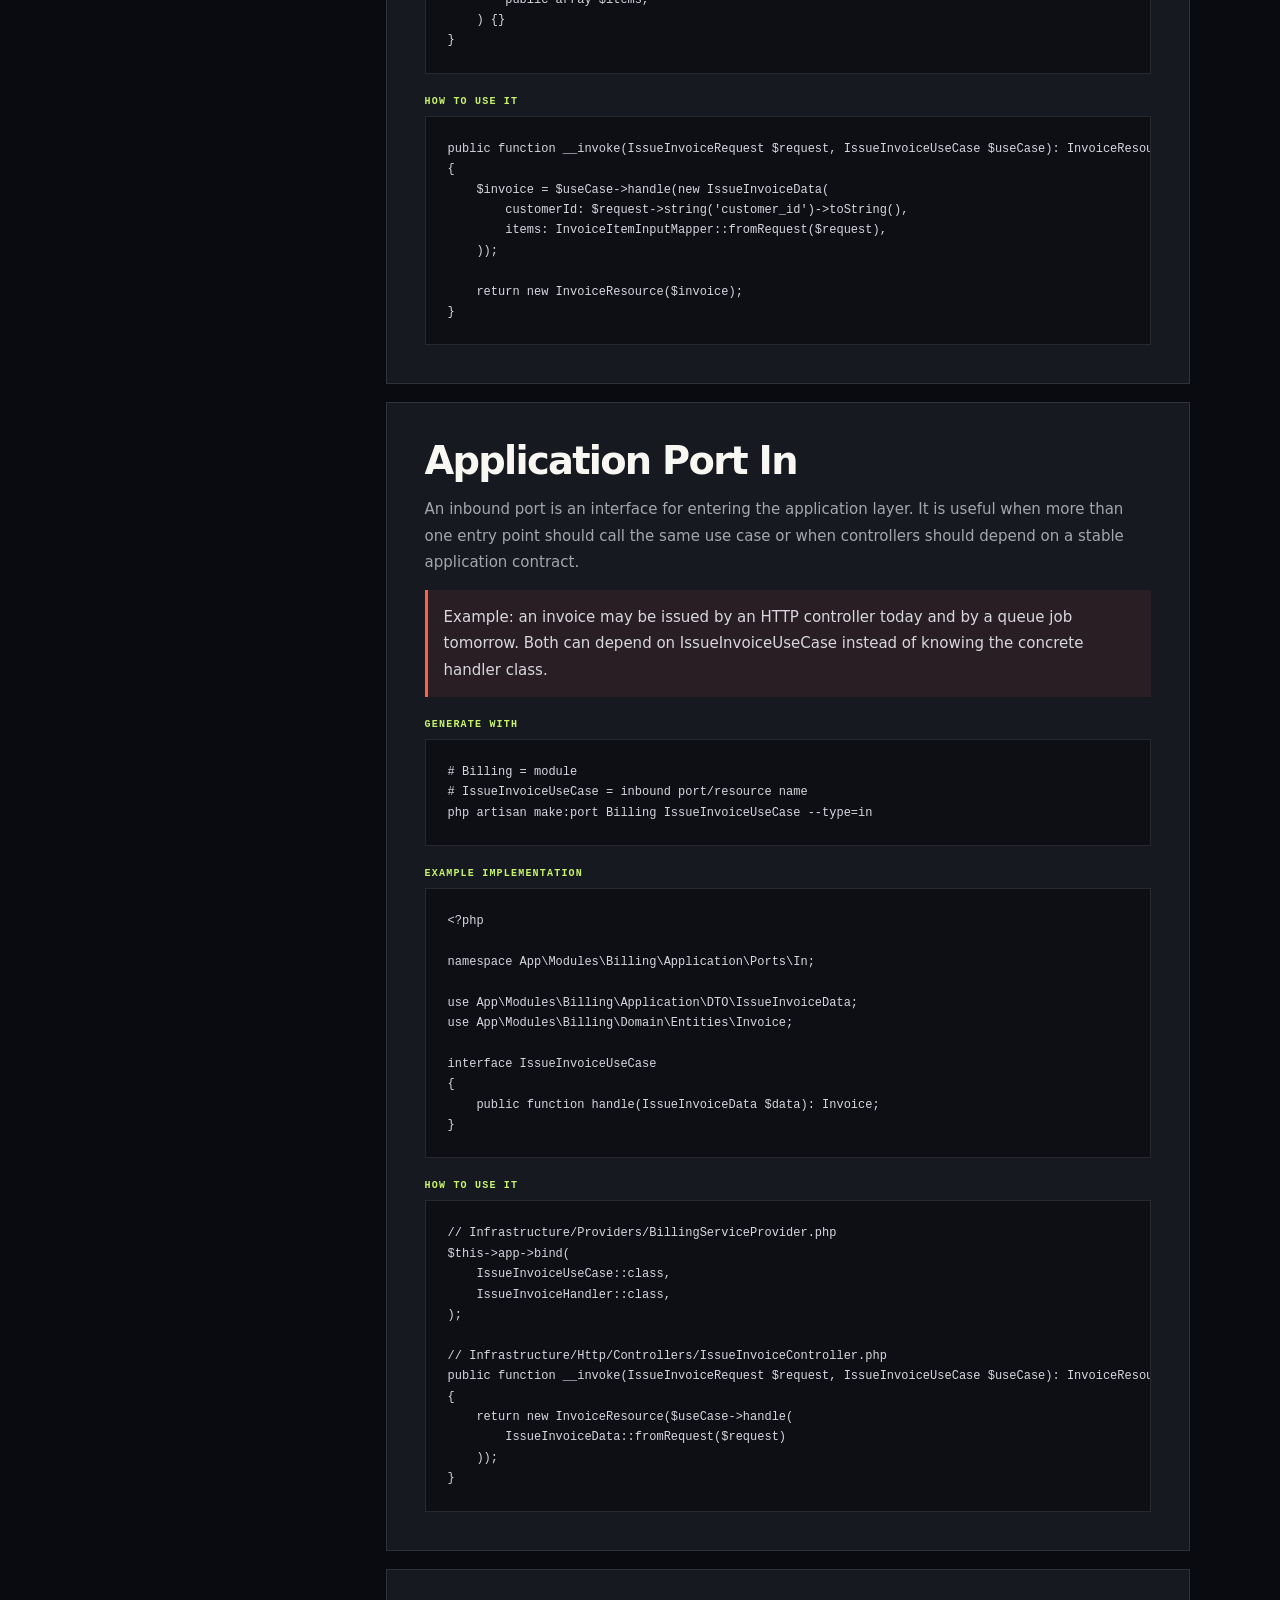
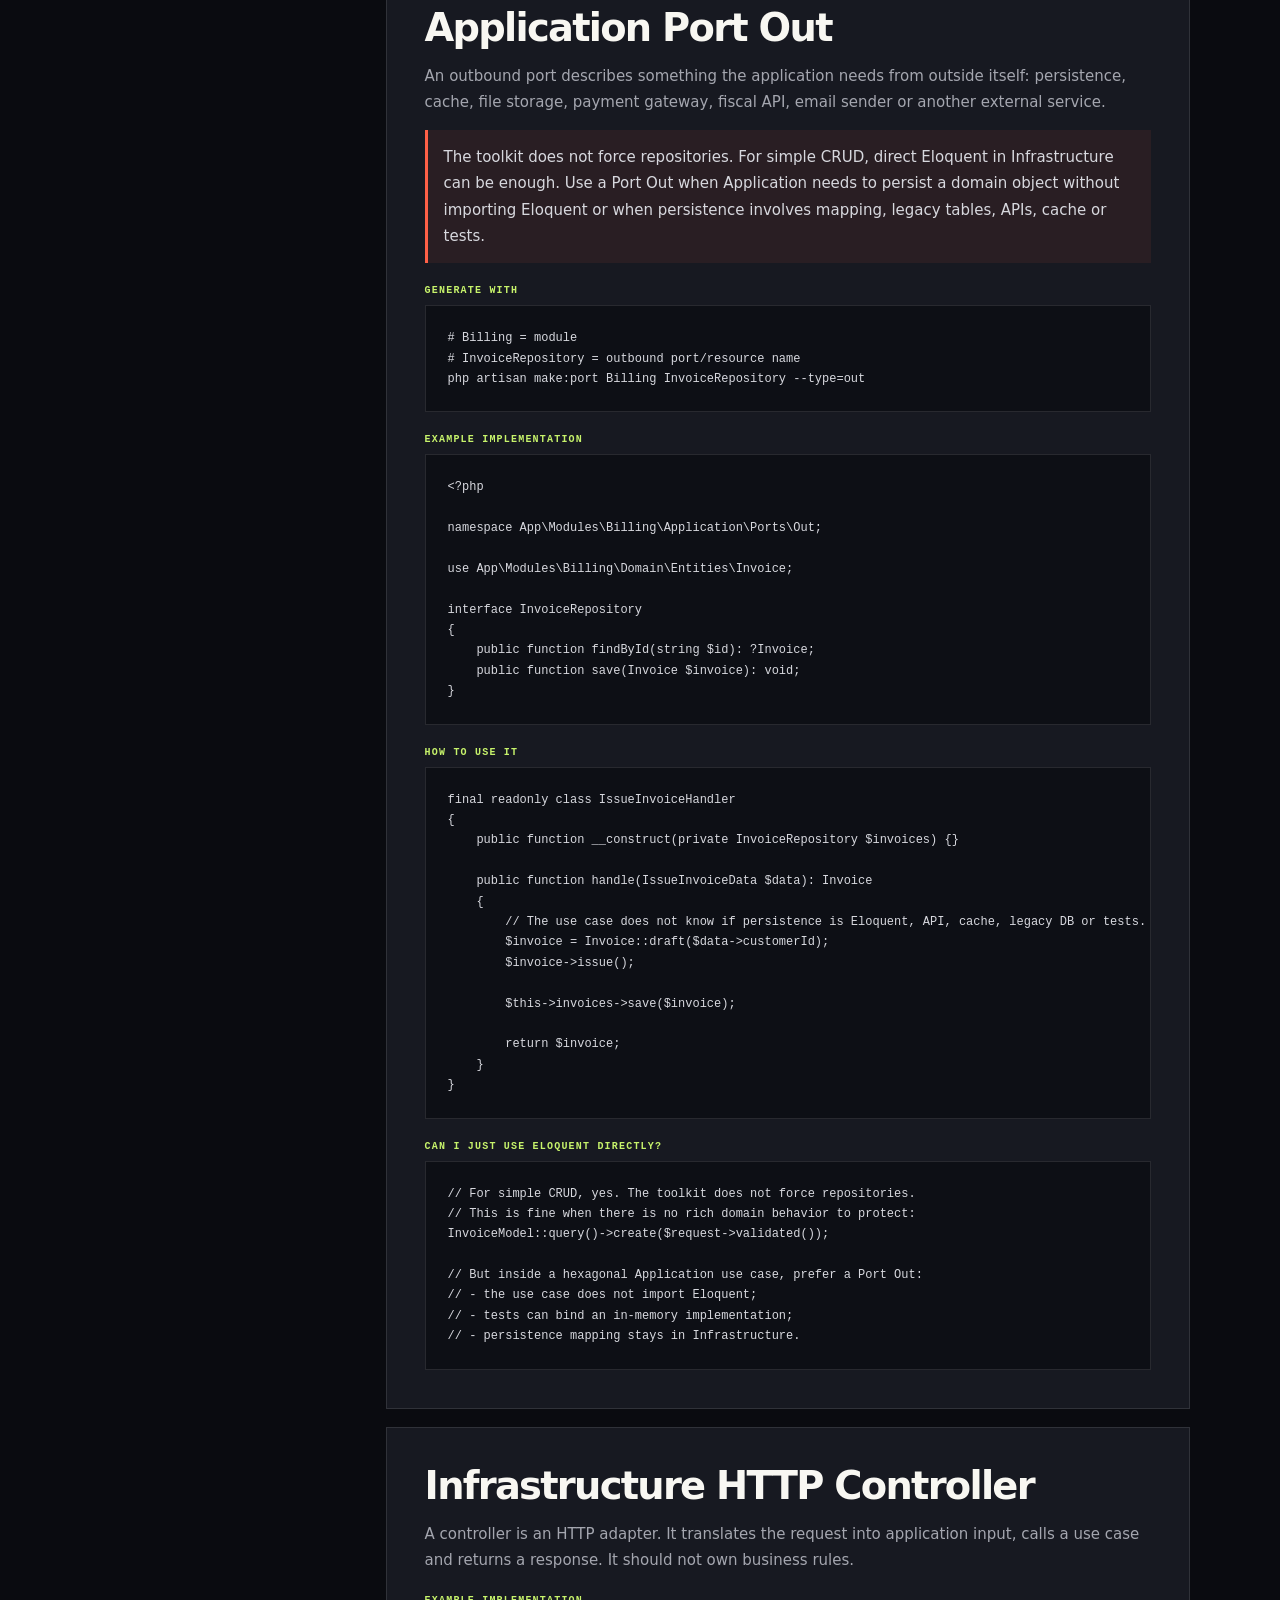
<file: docs.html>
<!doctype html>
<html lang="en">
  <head>
    <meta charset="utf-8" />
    <meta name="viewport" content="width=device-width, initial-scale=1" />
    <title>Docs — Laravel DDD Toolkit</title>
    <meta
      name="description"
      content="Complete documentation for Laravel DDD Toolkit concepts, folders, commands and examples."
    />
    <link rel="icon" href="./favicon.ico" />
    <link rel="stylesheet" href="./style.css" />
  </head>
  <body>
    <main>
      <header class="site-header docs-site-header">
        <a class="brand" href="./index.html#home" aria-label="Laravel DDD — home">
          <span class="brand-mark">L/</span>
          <span>Laravel DDD</span>
        </a>

        <nav aria-label="Main navigation">
          <a href="./index.html#learn" data-i18n="nav.learn">For Laravel Developers</a>
          <a href="./index.html#architecture" data-i18n="nav.architecture">Architecture</a>
          <a href="./docs.html" data-i18n="nav.docs">Docs</a>
          <a href="./index.html#contribute" data-i18n="nav.contribute">Contribute</a>
        </nav>

        <div class="header-actions">
          <a class="header-cta" href="./index.html#docs">
            <span data-i18n="nav.start">Start</span>
            <span>↗</span>
          </a>
          <button class="language-toggle" type="button" data-language-toggle aria-label="Trocar idioma para português">
            <span class="flag" aria-hidden="true" data-flag>🇧🇷</span>
            <span data-i18n="nav.language">Português</span>
          </button>
        </div>
      </header>

      <section class="doc-hero section-shell">
        <div>
          <span class="section-kicker" data-i18n="docsPage.kicker">Documentation</span>
          <h1>
            <span data-i18n="docsPage.titleA">Laravel DDD Toolkit</span><br />
            <em data-i18n="docsPage.titleB">field guide.</em>
          </h1>
          <p data-i18n="docsPage.subtitle">
            A practical guide for Laravel developers: what each generated folder means, when a concept is useful,
            which Artisan command creates it, and how it compares with familiar Laravel patterns.
          </p>
        </div>
        <div class="doc-hero-badges">
          <span data-i18n="docsPage.badge1">Vertical modules</span>
          <span data-i18n="docsPage.badge2">Hexagonal by default</span>
          <span data-i18n="docsPage.badge3">Pragmatic tactical DDD</span>
        </div>
      </section>

      <section class="doc-page section-shell">
        <aside class="doc-sidebar" aria-label="Documentation navigation">
          <a href="#overview" data-i18n="docsNav.overview"></a>
          <a href="#install" data-i18n="docsNav.install"></a>
          <a href="#structure" data-i18n="docsNav.structure"></a>
          <a href="#shared" data-i18n="docsNav.shared"></a>
          <a href="#module" data-i18n="docsNav.module"></a>
          <a href="#module-ai-docs" data-i18n="docsNav.moduleAiDocs"></a>
          <a href="#entity" data-i18n="docsNav.entity"></a>
          <a href="#value-object" data-i18n="docsNav.valueObject"></a>
          <a href="#event" data-i18n="docsNav.event"></a>
          <a href="#exception" data-i18n="docsNav.exception"></a>
          <a href="#usecase" data-i18n="docsNav.usecase"></a>
          <a href="#dto" data-i18n="docsNav.dto"></a>
          <a href="#port-in" data-i18n="docsNav.portIn"></a>
          <a href="#port-out" data-i18n="docsNav.portOut"></a>
          <a href="#controller" data-i18n="docsNav.controller"></a>
          <a href="#request" data-i18n="docsNav.request"></a>
          <a href="#model" data-i18n="docsNav.model"></a>
          <a href="#adapter" data-i18n="docsNav.adapter"></a>
          <a href="#mapper" data-i18n="docsNav.mapper"></a>
          <a href="#integration" data-i18n="docsNav.integration"></a>
          <a href="#provider" data-i18n="docsNav.provider"></a>
          <a href="#repository" data-i18n="docsNav.repository"></a>
          <a href="#daily-cases" data-i18n="docsNav.dailyCases"></a>
          <a href="#philosophy" data-i18n="docsNav.philosophy"></a>
          <a href="#checks" data-i18n="docsNav.checks"></a>
        </aside>

        <div class="doc-content">
          <section class="doc-section-card" id="overview">
            <h2 data-i18n="doc.overview.title">Mental model</h2>
            <p data-i18n="doc.overview.text"></p>
            <p class="doc-callout" data-i18n="doc.overview.callout"></p>
            <div class="doc-compare-grid">
              <div>
                <strong data-i18n="doc.compare.normalTitle">Laravel you already know</strong>
                <pre><code>Controller
→ Service
→ Repository
→ Eloquent Model</code></pre>
              </div>
              <div>
                <strong data-i18n="doc.compare.dddTitle">With this toolkit</strong>
                <pre><code>Controller
→ Application Use Case
→ Domain behavior
→ Port
→ Infrastructure Adapter</code></pre>
              </div>
            </div>
          </section>

          <section class="doc-section-card" id="install">
            <h2 data-i18n="doc.install.title">Installation</h2>
            <p data-i18n="doc.install.text"></p>
            <pre><code>composer require samuel-nunes/laravel-ddd-toolkit
php artisan ddd:install</code></pre>
            <p class="doc-note" data-i18n="doc.install.note"></p>
          </section>

          <section class="doc-section-card" id="structure">
            <h2 data-i18n="doc.structure.title">Default generated module structure</h2>
            <p data-i18n="doc.structure.text"></p>
            <pre><code>app/Modules/Order/
├── Domain/
│   ├── Entities/
│   ├── ValueObjects/
│   ├── Events/
│   └── Exceptions/
├── Application/
│   ├── UseCases/
│   ├── DTO/
│   └── Ports/
│       ├── In/
│       └── Out/
└── Infrastructure/
    ├── Http/
    │   ├── Controllers/
    │   ├── Requests/
    │   └── routes.php
    ├── Persistence/
    │   ├── Models/
    │   └── Adapters/
    ├── Integrations/
    └── Providers/

app/Shared/
├── Domain/
├── Application/
└── Infrastructure/</code></pre>
          </section>

          <section class="doc-section-card" id="shared">
            <h2 data-i18n="doc.shared.title">Shared folder</h2>
            <p data-i18n="doc.shared.what"></p>
            <p class="doc-note" data-i18n="doc.shared.warning"></p>
            <div class="doc-mini-block"><strong data-i18n="doc.block.path">Path</strong><pre><code>app/Shared/
├── Domain/
├── Application/
└── Infrastructure/</code></pre></div>
            <div class="doc-mini-block"><strong data-i18n="doc.block.example">Example use</strong><pre><code>app/Shared/Domain/ValueObjects/Email.php
app/Shared/Domain/ValueObjects/Cpf.php
app/Shared/Application/Clock/SystemClock.php
app/Shared/Infrastructure/Support/UuidGenerator.php</code></pre></div>
            <div class="doc-mini-block"><strong data-i18n="doc.block.whenUse">When should I use it?</strong><p data-i18n="doc.shared.when"></p></div>
          </section>

          <section class="doc-section-card" id="module">
            <h2 data-i18n="doc.module.title">Module</h2>
            <p data-i18n="doc.module.text"></p>
            <div class="doc-mini-block"><strong data-i18n="doc.block.path">Path</strong><pre><code>app/Modules/Billing/</code></pre></div>
            <div class="doc-mini-block"><strong data-i18n="doc.block.command">Generate with</strong><pre><code>php artisan make:module Billing</code></pre></div>
            <div class="doc-mini-block"><strong data-i18n="doc.block.whenUse">Why use it?</strong><p data-i18n="doc.module.why"></p></div>
          </section>

          <section class="doc-section-card" id="module-ai-docs">
            <h2 data-i18n="doc.moduleAiDocs.title">README.md and AGENTS.md per module</h2>
            <p data-i18n="doc.moduleAiDocs.what"></p>
            <div class="doc-mini-block"><strong data-i18n="doc.block.command">Generate with</strong><pre><code>php artisan make:module Billing
php artisan make:module Billing --context="Handles invoice issuing, cancellation and invoice queries."
php artisan make:module Billing --context-file=docs/billing-context.md
php artisan make:module Billing --no-ai-docs</code></pre></div>
            <div class="doc-mini-block"><strong data-i18n="doc.block.output">Generated files</strong><pre><code>app/Modules/Billing/README.md
app/Modules/Billing/AGENTS.md</code></pre></div>
            <p class="doc-note" data-i18n="doc.moduleAiDocs.note"></p>
          </section>

          <section class="doc-section-card" id="entity">
            <h2 data-i18n="doc.entity.title">Domain Entity</h2>
            <p data-i18n="doc.entity.what"></p>
            <p class="doc-note" data-i18n="doc.entity.when"></p>
            <div class="doc-mini-block"><strong data-i18n="doc.block.path">Path</strong><pre><code>app/Modules/Billing/Domain/Entities/Invoice.php</code></pre></div>
            <div class="doc-mini-block"><strong data-i18n="doc.block.command">Generate with</strong><pre><code># Billing = module
# Invoice = entity/resource name
php artisan make:entity Billing Invoice</code></pre></div>
            <div class="doc-mini-block"><strong data-i18n="doc.block.example">Example implementation</strong><pre><code>&lt;?php

namespace App\Modules\Billing\Domain\Entities;

use App\Modules\Billing\Domain\Events\InvoiceIssued;
use App\Modules\Billing\Domain\Exceptions\InvoiceCannotBeIssued;
use App\Modules\Billing\Domain\ValueObjects\Money;

final class Invoice
{
    private array $items = [];
    private array $events = [];

    private function __construct(
        private readonly string $id,
        private Money $total,
        private InvoiceStatus $status,
    ) {}

    public static function draft(string $id): self
    {
        return new self($id, new Money(0, 'BRL'), InvoiceStatus::draft());
    }

    public function addItems(array $items): void
    {
        foreach ($items as $item) {
            $this-&gt;addItem($item);
        }
    }

    private function addItem(InvoiceItem $item): void
    {
        if (! $this-&gt;status-&gt;isDraft()) {
            throw InvoiceCannotBeIssued::becauseItIsNotDraft($this-&gt;id);
        }

        $this-&gt;items[] = $item;
        $this-&gt;total = $this-&gt;total-&gt;add($item-&gt;subtotal());
    }

    public function issue(): void
    {
        if ($this-&gt;items === []) {
            throw InvoiceCannotBeIssued::withoutItems($this-&gt;id);
        }

        $this-&gt;status = InvoiceStatus::issued();
        $this-&gt;events[] = new InvoiceIssued($this-&gt;id, (new \DateTimeImmutable())-&gt;format(DATE_ATOM));
    }

    public function pullDomainEvents(): array
    {
        $events = $this-&gt;events;
        $this-&gt;events = [];

        return $events;
    }
}</code></pre></div>
            <p class="doc-note" data-i18n="doc.entity.addItemsNote"></p>
          </section>

          <section class="doc-section-card" id="value-object">
            <h2 data-i18n="doc.valueObject.title">Value Object</h2>
            <p data-i18n="doc.valueObject.what"></p>
            <p class="doc-note" data-i18n="doc.valueObject.when"></p>
            <div class="doc-mini-block"><strong data-i18n="doc.block.path">Path</strong><pre><code>app/Modules/Billing/Domain/ValueObjects/Money.php</code></pre></div>
            <div class="doc-mini-block"><strong data-i18n="doc.block.command">Generate with</strong><pre><code># Billing = module
# Money = value object/resource name
php artisan make:value-object Billing Money</code></pre></div>
            <div class="doc-mini-block"><strong data-i18n="doc.block.example">Example implementation</strong><pre><code>&lt;?php

namespace App\Modules\Billing\Domain\ValueObjects;

use InvalidArgumentException;

final readonly class Money
{
    public function __construct(
        public int $amountInCents,
        public string $currency = 'BRL',
    ) {
        if ($amountInCents &lt; 0) {
            throw new InvalidArgumentException('Money amount cannot be negative.');
        }
    }

    public function add(self $other): self
    {
        if ($this-&gt;currency !== $other-&gt;currency) {
            throw new InvalidArgumentException('Cannot add different currencies.');
        }

        return new self($this-&gt;amountInCents + $other-&gt;amountInCents, $this-&gt;currency);
    }
}</code></pre></div>
            <div class="doc-mini-block"><strong data-i18n="doc.block.usage">How to use it</strong><pre><code>$lineTotal = new Money(12990, 'BRL');
$shipping = new Money(1500, 'BRL');

$total = $lineTotal-&gt;add($shipping);

$invoice-&gt;addItem(new InvoiceItem(
    description: 'Laravel DDD Toolkit license',
    subtotal: $total,
));</code></pre></div>
            <p data-i18n="doc.valueObject.usage"></p>
          </section>

          <section class="doc-section-card" id="event">
            <h2 data-i18n="doc.event.title">Domain Event</h2>
            <p data-i18n="doc.event.what"></p>
            <p class="doc-note" data-i18n="doc.event.observerNote"></p>
            <div class="doc-mini-block"><strong data-i18n="doc.block.command">Generate with</strong><pre><code># Billing = module
# InvoiceIssued = domain event/resource name
php artisan make:event Billing InvoiceIssued</code></pre></div>
            <div class="doc-mini-block"><strong data-i18n="doc.block.example">Event object</strong><pre><code>&lt;?php

namespace App\Modules\Billing\Domain\Events;

final readonly class InvoiceIssued
{
    public function __construct(
        public string $invoiceId,
        public string $issuedAt,
    ) {}
}</code></pre></div>
            <div class="doc-mini-block"><strong data-i18n="doc.block.usage">How to use it</strong><pre><code>// Domain/Entities/Invoice.php
public function issue(): void
{
    if ($this-&gt;items === []) {
        throw InvoiceCannotBeIssued::withoutItems($this-&gt;id);
    }

    $this-&gt;status = InvoiceStatus::issued();
    $this-&gt;events[] = new InvoiceIssued($this-&gt;id, (new \DateTimeImmutable())-&gt;format(DATE_ATOM));
}

public function pullDomainEvents(): array
{
    $events = $this-&gt;events;
    $this-&gt;events = [];

    return $events;
}</code></pre></div>
            <div class="doc-mini-block"><strong data-i18n="doc.block.example">Dispatch from the use case</strong><pre><code>// Application/UseCases/IssueInvoice/IssueInvoiceHandler.php
public function handle(IssueInvoiceData $data): Invoice
{
    $invoice = Invoice::draft($data-&gt;customerId);
    $invoice-&gt;addItems($data-&gt;items);
    $invoice-&gt;issue();

    $this-&gt;invoices-&gt;save($invoice);

    foreach ($invoice-&gt;pullDomainEvents() as $event) {
        event($event); // Laravel event dispatcher at the application edge
    }

    return $invoice;
}</code></pre></div>
          </section>

          <section class="doc-section-card" id="exception">
            <h2 data-i18n="doc.exception.title">Domain Exception</h2>
            <p data-i18n="doc.exception.what"></p>
            <p class="doc-note" data-i18n="doc.exception.when"></p>
            <div class="doc-mini-block"><strong data-i18n="doc.block.path">Path</strong><pre><code>app/Modules/Billing/Domain/Exceptions/InvoiceCannotBeIssued.php</code></pre></div>
            <div class="doc-mini-block"><strong data-i18n="doc.block.example">Example implementation</strong><pre><code>&lt;?php

namespace App\Modules\Billing\Domain\Exceptions;

use DomainException;

final class InvoiceCannotBeIssued extends DomainException
{
    public static function withoutItems(string $invoiceId): self
    {
        return new self("Invoice {$invoiceId} cannot be issued without items.");
    }

    public static function becauseItIsNotDraft(string $invoiceId): self
    {
        return new self("Invoice {$invoiceId} cannot be changed after leaving draft status.");
    }
}</code></pre></div>
            <div class="doc-mini-block"><strong data-i18n="doc.block.usage">How to use it</strong><pre><code>// Domain/Entities/Invoice.php
public function issue(): void
{
    if ($this-&gt;items === []) {
        throw InvoiceCannotBeIssued::withoutItems($this-&gt;id);
    }

    $this-&gt;status = InvoiceStatus::issued();
}

// Infrastructure/Http/Controllers/IssueInvoiceController.php
try {
    $invoice = $useCase-&gt;handle($data);
} catch (InvoiceCannotBeIssued $exception) {
    abort(422, $exception-&gt;getMessage());
}</code></pre></div>
          </section>

          <section class="doc-section-card" id="usecase">
            <h2 data-i18n="doc.usecase.title">Application Use Case</h2>
            <p data-i18n="doc.usecase.what"></p>
            <p class="doc-note" data-i18n="doc.usecase.tip"></p>
            <div class="doc-mini-block"><strong data-i18n="doc.block.command">Generate with</strong><pre><code># Billing = module
# IssueInvoice = use case/resource name
php artisan make:usecase Billing IssueInvoice</code></pre></div>
            <div class="doc-mini-block"><strong data-i18n="doc.block.example">Example implementation</strong><pre><code>&lt;?php

namespace App\Modules\Billing\Application\UseCases\IssueInvoice;

use App\Modules\Billing\Application\DTO\IssueInvoiceData;
use App\Modules\Billing\Application\Ports\In\IssueInvoiceUseCase;
use App\Modules\Billing\Application\Ports\Out\InvoiceRepository;
use App\Modules\Billing\Domain\Entities\Invoice;

final readonly class IssueInvoiceHandler implements IssueInvoiceUseCase
{
    public function __construct(private InvoiceRepository $invoices) {}

    public function handle(IssueInvoiceData $data): Invoice
    {
        $invoice = Invoice::draft($data-&gt;customerId);

        $invoice-&gt;addItems($data-&gt;items);
        $invoice-&gt;issue();
        $this-&gt;invoices-&gt;save($invoice);

        return $invoice;
    }
}</code></pre></div>
          </section>

          <section class="doc-section-card" id="dto">
            <h2 data-i18n="doc.dto.title">Application DTO</h2>
            <p data-i18n="doc.dto.what"></p>
            <p class="doc-note" data-i18n="doc.dto.resourceNote"></p>
            <div class="doc-mini-block"><strong data-i18n="doc.block.path">Path</strong><pre><code>app/Modules/Billing/Application/DTO/IssueInvoiceData.php</code></pre></div>
            <div class="doc-mini-block"><strong data-i18n="doc.block.example">Example implementation</strong><pre><code>&lt;?php

namespace App\Modules\Billing\Application\DTO;

final readonly class IssueInvoiceData
{
    public function __construct(
        public string $customerId,
        public array $items,
    ) {}
}</code></pre></div>
            <div class="doc-mini-block"><strong data-i18n="doc.block.usage">How it differs from Resource</strong><pre><code>public function __invoke(IssueInvoiceRequest $request, IssueInvoiceUseCase $useCase): InvoiceResource
{
    $invoice = $useCase-&gt;handle(new IssueInvoiceData(
        customerId: $request-&gt;string('customer_id')-&gt;toString(),
        items: InvoiceItemInputMapper::fromRequest($request),
    ));

    return new InvoiceResource($invoice);
}</code></pre></div>
          </section>

          <section class="doc-section-card" id="port-in">
            <h2 data-i18n="doc.portIn.title">Application Port In</h2>
            <p data-i18n="doc.portIn.what"></p>
            <p class="doc-note" data-i18n="doc.portIn.why"></p>
            <div class="doc-mini-block"><strong data-i18n="doc.block.command">Generate with</strong><pre><code># Billing = module
# IssueInvoiceUseCase = inbound port/resource name
php artisan make:port Billing IssueInvoiceUseCase --type=in</code></pre></div>
            <div class="doc-mini-block"><strong data-i18n="doc.block.example">Interface</strong><pre><code>&lt;?php

namespace App\Modules\Billing\Application\Ports\In;

use App\Modules\Billing\Application\DTO\IssueInvoiceData;
use App\Modules\Billing\Domain\Entities\Invoice;

interface IssueInvoiceUseCase
{
    public function handle(IssueInvoiceData $data): Invoice;
}</code></pre></div>
            <div class="doc-mini-block"><strong data-i18n="doc.block.usage">Service container usage</strong><pre><code>// Infrastructure/Providers/BillingServiceProvider.php
$this-&gt;app-&gt;bind(
    IssueInvoiceUseCase::class,
    IssueInvoiceHandler::class,
);

// Infrastructure/Http/Controllers/IssueInvoiceController.php
public function __invoke(IssueInvoiceRequest $request, IssueInvoiceUseCase $useCase): InvoiceResource
{
    return new InvoiceResource($useCase-&gt;handle(
        IssueInvoiceData::fromRequest($request)
    ));
}</code></pre></div>
          </section>

          <section class="doc-section-card" id="port-out">
            <h2 data-i18n="doc.portOut.title">Application Port Out</h2>
            <p data-i18n="doc.portOut.what"></p>
            <p class="doc-note" data-i18n="doc.portOut.note"></p>
            <div class="doc-mini-block"><strong data-i18n="doc.block.command">Generate with</strong><pre><code># Billing = module
# InvoiceRepository = outbound port/resource name
php artisan make:port Billing InvoiceRepository --type=out</code></pre></div>
            <div class="doc-mini-block"><strong data-i18n="doc.block.example">Interface</strong><pre><code>&lt;?php

namespace App\Modules\Billing\Application\Ports\Out;

use App\Modules\Billing\Domain\Entities\Invoice;

interface InvoiceRepository
{
    public function findById(string $id): ?Invoice;
    public function save(Invoice $invoice): void;
}</code></pre></div>
            <div class="doc-mini-block"><strong data-i18n="doc.block.usage">Why it is useful</strong><pre><code>final readonly class IssueInvoiceHandler
{
    public function __construct(private InvoiceRepository $invoices) {}

    public function handle(IssueInvoiceData $data): Invoice
    {
        // The use case does not know if persistence is Eloquent, API, cache, legacy DB or tests.
        $invoice = Invoice::draft($data-&gt;customerId);
        $invoice-&gt;issue();

        $this-&gt;invoices-&gt;save($invoice);

        return $invoice;
    }
}</code></pre></div>
          
            <div class="doc-mini-block"><strong data-i18n="doc.portOut.eloquentTitle">Can I just use Eloquent directly?</strong><pre><code>// For simple CRUD, yes. The toolkit does not force repositories.
// This is fine when there is no rich domain behavior to protect:
InvoiceModel::query()-&gt;create($request-&gt;validated());

// But inside a hexagonal Application use case, prefer a Port Out:
// - the use case does not import Eloquent;
// - tests can bind an in-memory implementation;
// - persistence mapping stays in Infrastructure.</code></pre></div></section>

          <section class="doc-section-card" id="controller">
            <h2 data-i18n="doc.controller.title">Infrastructure HTTP Controller</h2>
            <p data-i18n="doc.controller.what"></p>
            <div class="doc-mini-block"><strong data-i18n="doc.block.example">Example implementation</strong><pre><code>&lt;?php

namespace App\Modules\Billing\Infrastructure\Http\Controllers;

use App\Modules\Billing\Application\DTO\IssueInvoiceData;
use App\Modules\Billing\Application\Ports\In\IssueInvoiceUseCase;
use App\Modules\Billing\Infrastructure\Http\Requests\IssueInvoiceRequest;
use App\Modules\Billing\Infrastructure\Http\Resources\InvoiceResource;

final class IssueInvoiceController
{
    public function __invoke(IssueInvoiceRequest $request, IssueInvoiceUseCase $useCase): InvoiceResource
    {
        return new InvoiceResource($useCase-&gt;handle(
            IssueInvoiceData::fromRequest($request)
        ));
    }
}</code></pre></div>
          </section>

          <section class="doc-section-card" id="request">
            <h2 data-i18n="doc.request.title">Infrastructure HTTP Request</h2>
            <p data-i18n="doc.request.what"></p>
            <div class="doc-mini-block"><strong data-i18n="doc.block.example">Example implementation</strong><pre><code>&lt;?php

namespace App\Modules\Billing\Infrastructure\Http\Requests;

use Illuminate\Foundation\Http\FormRequest;

final class IssueInvoiceRequest extends FormRequest
{
    public function rules(): array
    {
        return [
            'customer_id' =&gt; ['required', 'string'],
            'items' =&gt; ['required', 'array', 'min:1'],
        ];
    }
}</code></pre></div>
          </section>

          <section class="doc-section-card" id="model">
            <h2 data-i18n="doc.model.title">Infrastructure Eloquent Model</h2>
            <p data-i18n="doc.model.what"></p>
            <p class="doc-note" data-i18n="doc.model.castNote"></p>
            <div class="doc-mini-block"><strong data-i18n="doc.block.example">Example implementation</strong><pre><code>&lt;?php

namespace App\Modules\Billing\Infrastructure\Persistence\Models;

use Illuminate\Database\Eloquent\Model;

final class InvoiceModel extends Model
{
    protected $table = 'invoices';

    protected $casts = [
        'total_amount' =&gt; 'integer',
        'issued_at' =&gt; 'datetime',
    ];
}</code></pre></div>
          </section>

          <section class="doc-section-card" id="adapter">
            <h2 data-i18n="doc.adapter.title">Infrastructure Adapter</h2>
            <p data-i18n="doc.adapter.what"></p>
            <p class="doc-note" data-i18n="doc.adapter.castAnswer"></p>
            <div class="doc-mini-block"><strong data-i18n="doc.block.command">Generate with</strong><pre><code># Billing = module
# EloquentInvoiceRepository = adapter/resource name
# --port=InvoiceRepository = port implemented by the adapter
php artisan make:adapter Billing EloquentInvoiceRepository --port=InvoiceRepository --type=persistence</code></pre></div>
            <div class="doc-mini-block"><strong data-i18n="doc.block.example">Example implementation</strong><pre><code>&lt;?php

namespace App\Modules\Billing\Infrastructure\Persistence\Adapters;

use App\Modules\Billing\Application\Ports\Out\InvoiceRepository;
use App\Modules\Billing\Domain\Entities\Invoice;
use App\Modules\Billing\Infrastructure\Persistence\Models\InvoiceModel;
use App\Modules\Billing\Infrastructure\Persistence\Mappers\InvoiceMapper;

final class EloquentInvoiceRepository implements InvoiceRepository
{
    public function findById(string $id): ?Invoice
    {
        $model = InvoiceModel::query()-&gt;find($id);

        return $model ? InvoiceMapper::toDomain($model) : null;
    }

    public function save(Invoice $invoice): void
    {
        InvoiceModel::query()-&gt;updateOrCreate(
            ['id' =&gt; $invoice-&gt;id()],
            InvoiceMapper::toPersistence($invoice),
        );
    }
}</code></pre></div>
          </section>

          <section class="doc-section-card" id="mapper">
            <h2 data-i18n="doc.mapper.title">Persistence Mapper</h2>
            <p data-i18n="doc.mapper.what"></p>
            <p class="doc-note" data-i18n="doc.mapper.note"></p>
            <div class="doc-mini-block"><strong data-i18n="doc.block.path">Path</strong><pre><code>app/Modules/Billing/Infrastructure/Persistence/Mappers/InvoiceMapper.php</code></pre></div>
            <div class="doc-mini-block"><strong data-i18n="doc.block.example">Example implementation</strong><pre><code>&lt;?php

namespace App\Modules\Billing\Infrastructure\Persistence\Mappers;

use App\Modules\Billing\Domain\Entities\Invoice;
use App\Modules\Billing\Domain\Entities\InvoiceStatus;
use App\Modules\Billing\Domain\ValueObjects\Money;
use App\Modules\Billing\Infrastructure\Persistence\Models\InvoiceModel;

final class InvoiceMapper
{
    public static function toDomain(InvoiceModel $model): Invoice
    {
        return Invoice::restore(
            id: (string) $model-&gt;id,
            total: new Money((int) $model-&gt;total_amount, $model-&gt;currency),
            status: InvoiceStatus::from($model-&gt;status),
            items: InvoiceItemMapper::collectionToDomain($model-&gt;items),
        );
    }

    public static function toPersistence(Invoice $invoice): array
    {
        return [
            'id' =&gt; $invoice-&gt;id(),
            'total_amount' =&gt; $invoice-&gt;total()-&gt;amountInCents,
            'currency' =&gt; $invoice-&gt;total()-&gt;currency,
            'status' =&gt; $invoice-&gt;status()-&gt;value,
        ];
    }
}</code></pre></div>
          </section>

          <section class="doc-section-card" id="integration">
            <h2 data-i18n="doc.integration.title">Infrastructure Integration</h2>
            <p data-i18n="doc.integration.what"></p>
            <p class="doc-note" data-i18n="doc.integration.args"></p>
            <div class="doc-mini-block"><strong data-i18n="doc.block.command">Generate with</strong><pre><code># Payment = module
# Stripe = integration/resource name
php artisan make:integration Payment Stripe</code></pre></div>
            <div class="doc-mini-block"><strong data-i18n="doc.block.output">Generated files</strong><pre><code>app/Modules/Payment/Infrastructure/Integrations/Stripe/
├── DTO/
├── Exceptions/
├── StripeClient.php
├── StripeAdapter.php
└── StripeMapper.php</code></pre></div>
            <div class="doc-mini-block"><strong data-i18n="doc.block.example">Example use</strong><pre><code>// Payment = module
// Stripe = integration name

$this-&gt;app-&gt;bind(
    PaymentGateway::class,
    StripeAdapter::class,
);</code></pre></div>
          </section>

          <section class="doc-section-card" id="provider">
            <h2 data-i18n="doc.provider.title">Infrastructure Provider</h2>
            <p data-i18n="doc.provider.what"></p>
            <p class="doc-note" data-i18n="doc.provider.noRepository"></p>
            <div class="doc-mini-block"><strong data-i18n="doc.block.path">Path</strong><pre><code>app/Modules/Billing/Infrastructure/Providers/BillingServiceProvider.php</code></pre></div>
            <div class="doc-mini-block"><strong data-i18n="doc.block.example">Example implementation</strong><pre><code>&lt;?php

namespace App\Modules\Billing\Infrastructure\Providers;

use App\Modules\Billing\Application\Ports\In\IssueInvoiceUseCase;
use App\Modules\Billing\Application\Ports\Out\InvoiceRepository;
use App\Modules\Billing\Application\UseCases\IssueInvoice\IssueInvoiceHandler;
use App\Modules\Billing\Infrastructure\Persistence\Adapters\EloquentInvoiceRepository;
use Illuminate\Support\ServiceProvider;

final class BillingServiceProvider extends ServiceProvider
{
    public function register(): void
    {
        $this-&gt;app-&gt;bind(IssueInvoiceUseCase::class, IssueInvoiceHandler::class);
        $this-&gt;app-&gt;bind(InvoiceRepository::class, EloquentInvoiceRepository::class);

        // It can also bind external gateways, clients, mappers, config-driven services,
        // or module-specific implementations that should stay close to Billing.
    }
}</code></pre></div>
          
            <div class="doc-mini-block"><strong data-i18n="doc.block.usage">Without a repository</strong><pre><code>public function register(): void
{
    // Inbound port to use case handler.
    $this-&gt;app-&gt;bind(IssueInvoiceUseCase::class, IssueInvoiceHandler::class);

    // External service port to integration adapter.
    $this-&gt;app-&gt;bind(FiscalGateway::class, SefazFiscalGateway::class);

    // A configured client that belongs only to this module.
    $this-&gt;app-&gt;singleton(SefazClient::class, fn () =&gt; new SefazClient(
        baseUrl: config('services.sefaz.url'),
        token: config('services.sefaz.token'),
    ));
}</code></pre></div>
</section>

          <section class="doc-section-card" id="repository">
            <h2 data-i18n="doc.repository.title">Repository</h2>
            <p data-i18n="doc.repository.what"></p>
            <p class="doc-note" data-i18n="doc.repository.args"></p>
            <div class="doc-mini-block"><strong data-i18n="doc.block.command">Generate with</strong><pre><code># Billing = module
# InvoiceRepository = repository/resource name
# --force = generate even when repositories are disabled by default
php artisan make:repository Billing InvoiceRepository --force</code></pre></div>
            <div class="doc-mini-block"><strong data-i18n="doc.block.path">Path</strong><pre><code>app/Modules/Billing/Infrastructure/Persistence/Repositories/InvoiceRepository.php</code></pre></div>
            <div class="doc-mini-block"><strong data-i18n="doc.block.whenUse">When it makes sense</strong><pre><code>// Good reasons for a repository:
// - complex read/write persistence hidden from the use case
// - legacy database tables
// - stored procedures
// - persistence that mixes SQL + cache
// - reports or read models with long query composition
// - a future swap from Eloquent to another storage mechanism

// Weak reason:
// - creating find(), create(), update() wrappers for every Eloquent model</code></pre></div>
          </section>

                    <section class="doc-section-card" id="daily-cases">
            <h2 data-i18n="doc.daily.title">Day-to-day cases</h2>
            <p data-i18n="doc.daily.what"></p>
            <div class="doc-case-grid">
              <article><strong data-i18n="doc.daily.simple.title"></strong><p data-i18n="doc.daily.simple.text"></p><pre><code>// Keep it simple
InvoiceModel::query()-&gt;create($request-&gt;validated());</code></pre></article>
              <article><strong data-i18n="doc.daily.rule.title"></strong><p data-i18n="doc.daily.rule.text"></p><pre><code>$invoice = Invoice::draft($customerId);
$invoice-&gt;addItems($items);
$invoice-&gt;issue();</code></pre></article>
              <article><strong data-i18n="doc.daily.external.title"></strong><p data-i18n="doc.daily.external.text"></p><pre><code>interface FiscalGateway
{
    public function authorize(Invoice $invoice): FiscalAuthorization;
}</code></pre></article>
              <article><strong data-i18n="doc.daily.multipleEntry.title"></strong><p data-i18n="doc.daily.multipleEntry.text"></p><pre><code>IssueInvoiceController → IssueInvoiceUseCase
IssueInvoiceJob        → IssueInvoiceUseCase</code></pre></article>
              <article><strong data-i18n="doc.daily.response.title"></strong><p data-i18n="doc.daily.response.text"></p><pre><code>// Input to the use case: DTO
// Output to HTTP clients: Laravel Resource</code></pre></article>
              <article><strong data-i18n="doc.daily.persistence.title"></strong><p data-i18n="doc.daily.persistence.text"></p><pre><code>UseCase → InvoiceRepository port
Adapter → Eloquent + InvoiceMapper</code></pre></article>
            </div>
          </section>

          <section class="doc-section-card" id="philosophy">
            <h2 data-i18n="doc.philosophy.title">Philosophy and software practices</h2>
            <p data-i18n="doc.philosophy.what"></p>
            <p class="doc-callout" data-i18n="doc.philosophy.callout"></p>
            <div class="doc-principles">
              <p data-i18n="doc.philosophy.p1"></p>
              <p data-i18n="doc.philosophy.p2"></p>
              <p data-i18n="doc.philosophy.p3"></p>
              <p data-i18n="doc.philosophy.p4"></p>
            </div>
          </section>

<section class="doc-section-card" id="checks">
            <h2 data-i18n="doc.checks.title">Architecture checks and discovery cache</h2>
            <p data-i18n="doc.checks.what"></p>
            <div class="doc-mini-block"><strong data-i18n="doc.block.command">Run</strong><pre><code>php artisan ddd:check
php artisan ddd:check --module=Billing
php artisan ddd:cache
php artisan ddd:clear</code></pre></div>
          </section>

          <section class="doc-section-card doc-next-card">
            <h2 data-i18n="doc.next.title">How to read this documentation</h2>
            <p data-i18n="doc.next.text"></p>
            <a class="primary-button" href="./index.html#learn">
              <span data-i18n="nav.learn">For Laravel Developers</span>
              <span>→</span>
            </a>
          </section>
        </div>
      </section>

      <footer>
        <a class="brand" href="./index.html#home"><span class="brand-mark">L/</span><span>Laravel DDD</span></a>
        <p data-i18n="footer">Explicit architecture for Laravel applications that need to keep evolving.</p>
        <div class="footer-credit" aria-label="Project credits">
          <span data-i18n="footer.creditPrefix">Crafted by</span>
          <a class="social-link" href="https://www.linkedin.com/in/samuel-nunes-de-souza/" target="_blank" rel="noreferrer" aria-label="Samuel Nunes on LinkedIn">
            <svg viewBox="0 0 24 24" aria-hidden="true" focusable="false"><path d="M4.98 3.5C4.98 4.88 3.86 6 2.5 6S0 4.88 0 3.5 1.12 1 2.5 1s2.48 1.12 2.48 2.5ZM.34 8.1h4.32V23H.34V8.1ZM7.55 8.1h4.14v2.04h.06c.58-1.1 1.99-2.26 4.09-2.26C20.2 7.88 21 10.75 21 14.48V23h-4.32v-7.56c0-1.8-.03-4.12-2.51-4.12-2.51 0-2.9 1.96-2.9 3.99V23H7.55V8.1Z"/></svg>
            <span>Samuel Nunes</span>
          </a>
          <span class="credit-separator">·</span>
          <a class="social-link" href="https://github.com/SamuelNunesDev" target="_blank" rel="noreferrer" aria-label="Samuel Nunes on GitHub">
            <svg viewBox="0 0 24 24" aria-hidden="true" focusable="false"><path d="M12 .5A11.5 11.5 0 0 0 8.36 22.9c.58.11.79-.25.79-.56v-2.02c-3.2.7-3.87-1.38-3.87-1.38-.53-1.34-1.3-1.7-1.3-1.7-1.06-.72.08-.71.08-.71 1.17.08 1.78 1.2 1.78 1.2 1.04 1.78 2.73 1.27 3.4.97.1-.76.41-1.27.74-1.56-2.55-.29-5.23-1.27-5.23-5.66 0-1.25.45-2.27 1.19-3.07-.12-.29-.52-1.46.11-3.03 0 0 .97-.31 3.17 1.17A10.95 10.95 0 0 1 12 6.17c.98 0 1.96.13 2.88.38 2.2-1.48 3.17-1.17 3.17-1.17.63 1.57.23 2.74.11 3.03.74.8 1.19 1.82 1.19 3.07 0 4.4-2.69 5.37-5.25 5.65.42.36.79 1.07.79 2.16v3.05c0 .31.21.67.8.56A11.5 11.5 0 0 0 12 .5Z"/></svg>
            <span data-i18n="footer.github">GitHub</span>
          </a>
          <span class="credit-separator">·</span>
          <span>Open source · 2026</span>
        </div>
      </footer>
    </main>

    <script src="./script.js"></script>
  </body>
</html>
</file>
<file: style.css>
:root {
  --ink: #0a0b10;
  --panel: #171921;
  --line: rgba(255, 255, 255, 0.11);
  --paper: #f4f1ea;
  --coral: #ff6047;
  --lime: #c7f36b;
  --cyan: #6ad8e8;
  --violet: #a986ff;
}

* { box-sizing: border-box; }
html { scroll-behavior: smooth; }
body {
  margin: 0;
  overflow-x: hidden;
  background: var(--ink);
  color: #f8f7f2;
  font-family: Inter, ui-sans-serif, system-ui, -apple-system, BlinkMacSystemFont, "Segoe UI", sans-serif;
}
button, a { font: inherit; }
a { color: inherit; text-decoration: none; }
button { color: inherit; }
::selection { color: var(--ink); background: var(--lime); }

.site-header {
  height: 78px;
  display: flex;
  align-items: center;
  justify-content: space-between;
  padding: 0 clamp(24px, 5vw, 76px);
  border-bottom: 1px solid var(--line);
  position: absolute;
  z-index: 20;
  inset: 0 0 auto;
}
.brand { display: inline-flex; align-items: center; gap: 12px; font-weight: 650; letter-spacing: -0.02em; }
.brand-mark {
  width: 34px;
  height: 34px;
  display: grid;
  place-items: center;
  background: var(--coral);
  color: white;
  border-radius: 8px 2px 8px 2px;
  font-family: ui-monospace, SFMono-Regular, Menlo, Monaco, Consolas, monospace;
  font-size: 14px;
  font-weight: 800;
  transform: rotate(-2deg);
}
nav { display: flex; gap: 32px; color: #c7c7cd; font-size: 14px; }
nav a { transition: color .2s; }
nav a:hover { color: white; }
.header-actions { display: flex; align-items: center; gap: 12px; }
.header-cta { font-size: 14px; display: flex; gap: 9px; align-items: center; }
.header-cta span:last-child { color: var(--coral); }
.language-toggle {
  height: 38px;
  display: inline-flex;
  align-items: center;
  gap: 8px;
  padding: 0 12px;
  border: 1px solid var(--line);
  border-radius: 999px;
  background: rgba(255,255,255,.04);
  color: #f3f3f6;
  cursor: pointer;
  font-size: 13px;
  transition: transform .2s, border-color .2s, background .2s;
}
.language-toggle:hover { transform: translateY(-1px); border-color: rgba(255,96,71,.55); background: rgba(255,96,71,.08); }
.flag { width: 22px; height: 22px; display: grid; place-items: center; border-radius: 50%; background: rgba(255,255,255,.08); font-size: 14px; }

.hero {
  min-height: 850px;
  display: grid;
  grid-template-columns: 1.05fr .95fr;
  align-items: center;
  gap: 6vw;
  padding: 150px clamp(24px, 7vw, 110px) 80px;
  position: relative;
  overflow: hidden;
  background:
    radial-gradient(circle at 77% 38%, rgba(169,134,255,.12), transparent 28%),
    radial-gradient(circle at 55% 20%, rgba(255,96,71,.08), transparent 25%),
    var(--ink);
}
.hero-grid {
  position: absolute;
  inset: 0;
  background-image: linear-gradient(var(--line) 1px, transparent 1px), linear-gradient(90deg, var(--line) 1px, transparent 1px);
  background-size: 72px 72px;
  mask-image: linear-gradient(to right, rgba(0,0,0,.45), transparent 68%);
  opacity: .32;
}
.hero-copy, .hero-visual { position: relative; z-index: 2; }
.eyebrow, .section-kicker {
  font-family: ui-monospace, SFMono-Regular, Menlo, Monaco, Consolas, monospace;
  text-transform: uppercase;
  letter-spacing: .14em;
  font-size: 11px;
  color: #c4c5ca;
}
.eyebrow {
  display: inline-flex;
  align-items: center;
  gap: 10px;
  padding: 9px 13px;
  border: 1px solid var(--line);
  border-radius: 999px;
}
.status-dot { width: 7px; height: 7px; background: var(--lime); border-radius: 50%; box-shadow: 0 0 0 4px rgba(199,243,107,.12); }
h1 { font-size: clamp(65px, 7.2vw, 112px); line-height: .91; letter-spacing: -.074em; margin: 34px 0 32px; font-weight: 670; }
.outline-title { color: transparent; -webkit-text-stroke: 1.5px rgba(255,255,255,.62); }
.hero-copy > p { color: #b8b9c0; font-size: clamp(17px, 1.5vw, 20px); line-height: 1.65; max-width: 650px; }
.hero-actions { display: flex; align-items: center; gap: 26px; margin-top: 38px; }
.primary-button, .outline-button {
  min-height: 54px;
  padding: 0 22px;
  display: inline-flex;
  align-items: center;
  justify-content: center;
  gap: 20px;
  font-size: 14px;
  font-weight: 640;
  border-radius: 3px;
  transition: transform .2s, background .2s;
}
.primary-button { color: #120b09; background: var(--coral); }
.primary-button:hover { transform: translateY(-2px); background: #ff745f; }
.text-button { font-size: 14px; color: #dadade; display: flex; align-items: center; gap: 10px; }
.play { width: 28px; height: 28px; border: 1px solid var(--line); border-radius: 50%; display: grid; place-items: center; font-size: 8px; }
.compatibility { display: flex; align-items: center; gap: 15px; margin-top: 56px; color: #777982; font-size: 12px; flex-wrap: wrap; }
.compat-item { display: inline-flex; align-items: center; gap: 15px; }
.compatibility strong { color: #b8bac1; font-weight: 520; font-family: ui-monospace, SFMono-Regular, Menlo, Monaco, Consolas, monospace; }
.compatibility i { width: 3px; height: 3px; border-radius: 50%; background: #474952; }
.compat-item:last-child i { display: none; }

.hero-visual { min-height: 590px; display: grid; place-items: center; }
.orbit { position: absolute; border: 1px solid rgba(255,255,255,.09); border-radius: 50%; }
.orbit-one { width: 560px; height: 560px; }
.orbit-two { width: 420px; height: 420px; border-color: rgba(255,96,71,.16); }
.code-window {
  width: min(100%, 540px);
  background: rgba(19,21,29,.96);
  border: 1px solid rgba(255,255,255,.14);
  box-shadow: 0 40px 90px rgba(0,0,0,.48);
  transform: rotate(1.5deg);
  backdrop-filter: blur(16px);
}
.window-bar, .terminal-top {
  height: 48px;
  display: flex;
  align-items: center;
  border-bottom: 1px solid var(--line);
  padding: 0 15px;
  font-family: ui-monospace, SFMono-Regular, Menlo, Monaco, Consolas, monospace;
  font-size: 11px;
  color: #9698a2;
}
.window-bar, .terminal-top { justify-content: space-between; }
.window-dots { display: flex; gap: 6px; }
.window-dots span { width: 7px; height: 7px; background: #42444e; border-radius: 50%; }
.window-dots span:first-child { background: var(--coral); }
.window-tag { color: var(--lime); }
.tree { padding: 24px 26px 20px; font-family: ui-monospace, SFMono-Regular, Menlo, Monaco, Consolas, monospace; font-size: 12px; line-height: 1.05; color: #b9bac2; }
.tree p { margin: 0 0 11px; }
.tree b { color: #656873; margin-right: 6px; }
.tree strong { color: white; }
.depth-1 { padding-left: 20px; }
.depth-2 { padding-left: 45px; }
.depth-3 { padding-left: 72px; }
.folder { color: var(--cyan); }
.file-icon { color: #747783; margin-right: 9px; }
.coral-text { color: var(--coral) !important; }
.violet-text { color: var(--violet) !important; }
.lime-text { color: var(--lime) !important; }
.window-footer {
  height: 42px;
  border-top: 1px solid var(--line);
  display: flex;
  align-items: center;
  justify-content: space-between;
  padding: 0 16px;
  font-family: ui-monospace, SFMono-Regular, Menlo, Monaco, Consolas, monospace;
  font-size: 10px;
  color: #7b7e88;
}
.window-footer span:first-child { color: var(--lime); }
.floating-note {
  position: absolute;
  display: flex;
  align-items: center;
  gap: 10px;
  background: #f4f1ea;
  color: #181920;
  border-radius: 3px;
  padding: 10px 13px;
  box-shadow: 0 16px 40px rgba(0,0,0,.3);
}
.floating-note > span { width: 30px; height: 30px; display: grid; place-items: center; background: var(--ink); color: var(--lime); border-radius: 2px; }
.floating-note div { display: flex; flex-direction: column; gap: 2px; }
.floating-note small { font-size: 9px; color: #797a81; text-transform: uppercase; letter-spacing: .08em; }
.floating-note strong { font-family: ui-monospace, SFMono-Regular, Menlo, Monaco, Consolas, monospace; font-size: 11px; }
.note-one { top: 95px; right: -18px; transform: rotate(-3deg); }
.note-two { bottom: 75px; left: -28px; transform: rotate(2deg); }

.section-shell { padding: 110px clamp(24px, 7vw, 110px); }

.learn {
  background: #101118;
  color: #f8f7f2;
  border-top: 1px solid var(--line);
}
.learn-heading .section-kicker { color: #858790; }
.learn-heading h2 em { color: var(--cyan); }
.learn-heading > p { color: #a4a5ad; }

.learn-intro-panel {
  display: grid;
  grid-template-columns: .72fr 1.28fr;
  gap: 18px;
  align-items: stretch;
}
.learn-intro-copy {
  border: 1px solid var(--line);
  background:
    radial-gradient(circle at 20% 10%, rgba(106,216,232,.12), transparent 32%),
    var(--panel);
  padding: 34px;
  min-height: 100%;
}
.learn-intro-copy h3,
.laravel-map h3 {
  font-size: clamp(30px, 3.1vw, 48px);
  line-height: 1.04;
  letter-spacing: -.045em;
  margin: 22px 0 18px;
}
.learn-intro-copy p,
.laravel-map > div:first-child p {
  color: #a4a5ad;
  line-height: 1.7;
  margin: 0;
}
.comparison-grid {
  display: grid;
  grid-template-columns: repeat(2, 1fr);
  gap: 18px;
}
.comparison-grid article,
.concept-card,
.decision-grid article {
  border: 1px solid var(--line);
  background: rgba(255,255,255,.035);
}
.comparison-grid article {
  padding: 24px;
  display: flex;
  flex-direction: column;
}
.comparison-grid article > span {
  font-family: ui-monospace, SFMono-Regular, Menlo, Monaco, Consolas, monospace;
  font-size: 10px;
  text-transform: uppercase;
  letter-spacing: .12em;
  color: var(--coral);
}
.comparison-grid pre {
  margin: 20px 0;
  padding: 20px;
  min-height: 154px;
  background: rgba(0,0,0,.25);
  border: 1px solid var(--line);
  overflow-x: auto;
}
.comparison-grid code {
  font-family: ui-monospace, SFMono-Regular, Menlo, Monaco, Consolas, monospace;
  font-size: 12px;
  line-height: 1.65;
  color: #e4e5ea;
}
.comparison-grid p {
  color: #9698a2;
  font-size: 13px;
  line-height: 1.65;
  margin: auto 0 0;
}

.concept-grid {
  margin-top: 18px;
  display: grid;
  grid-template-columns: repeat(4, 1fr);
  gap: 18px;
}
.concept-card {
  min-height: 260px;
  padding: 28px;
  display: flex;
  flex-direction: column;
}
.concept-card > span {
  font-family: ui-monospace, SFMono-Regular, Menlo, Monaco, Consolas, monospace;
  font-size: 11px;
  color: var(--lime);
}
.concept-card h3 {
  font-size: 20px;
  margin: 36px 0 12px;
}
.concept-card p {
  color: #a0a2ab;
  font-size: 13px;
  line-height: 1.65;
  margin: 0;
}
.concept-card small {
  display: block;
  margin-top: auto;
  padding-top: 24px;
  color: #777985;
  font-size: 11px;
  line-height: 1.5;
}

.laravel-map {
  margin-top: 74px;
  display: grid;
  grid-template-columns: .7fr 1.3fr;
  gap: 6vw;
  align-items: start;
}
.map-table {
  border: 1px solid var(--line);
  background: var(--panel);
}
.map-row {
  display: grid;
  grid-template-columns: .8fr 1fr 1.35fr;
  gap: 18px;
  align-items: center;
  min-height: 70px;
  padding: 0 20px;
  border-top: 1px solid var(--line);
}
.map-row:first-child { border-top: 0; }
.map-head {
  min-height: 44px;
  font-family: ui-monospace, SFMono-Regular, Menlo, Monaco, Consolas, monospace;
  font-size: 9px;
  text-transform: uppercase;
  letter-spacing: .12em;
  color: #70727d;
}
.map-row code {
  font-family: ui-monospace, SFMono-Regular, Menlo, Monaco, Consolas, monospace;
  color: #f0f0f2;
  font-size: 12px;
}
.map-row > span {
  color: var(--cyan);
  font-family: ui-monospace, SFMono-Regular, Menlo, Monaco, Consolas, monospace;
  font-size: 11px;
}
.map-row p {
  margin: 0;
  color: #9c9ea7;
  font-size: 12px;
  line-height: 1.55;
}

.decision-grid {
  margin-top: 18px;
  display: grid;
  grid-template-columns: repeat(2, 1fr);
  gap: 18px;
}
.decision-grid article {
  padding: 30px;
  border-left: 3px solid var(--lime);
}
.decision-grid article:last-child { border-left-color: var(--coral); }
.decision-grid h3 {
  margin: 0 0 12px;
  font-size: 20px;
}
.decision-grid p {
  color: #a0a2ab;
  line-height: 1.7;
  margin: 0;
}

.architecture { background: var(--paper); color: #111218; }
.section-heading { display: grid; grid-template-columns: 1.15fr .85fr; gap: 9vw; align-items: end; margin-bottom: 72px; }
.section-kicker { color: #696a70; display: block; margin-bottom: 20px; }
.section-heading h2, .contribute h2 { font-size: clamp(44px, 5.2vw, 78px); line-height: .98; letter-spacing: -.055em; margin: 0; font-weight: 670; }
.section-heading h2 em, .contribute h2 em { font-style: normal; color: var(--coral); }
.section-heading > p { font-size: 17px; color: #62636a; line-height: 1.7; max-width: 560px; margin: 0; }
.architecture-panel { min-height: 545px; display: grid; grid-template-columns: .9fr 1.1fr; border: 1px solid #d2cfc7; background: #ebe7de; }
.layer-list { padding: 24px; display: flex; flex-direction: column; justify-content: center; gap: 10px; }
.dependency-note {
  margin: 0 0 10px;
  padding: 13px 15px;
  border: 1px solid #d2cfc7;
  background: rgba(17,18,24,.04);
  color: #61615d;
  font-family: ui-monospace, SFMono-Regular, Menlo, Monaco, Consolas, monospace;
  font-size: 10px;
  line-height: 1.5;
  text-transform: uppercase;
  letter-spacing: .08em;
}
.layer {
  min-height: 91px;
  padding: 17px 18px;
  background: rgba(255,255,255,.65);
  display: grid;
  grid-template-columns: 38px 1fr;
  gap: 12px;
  align-items: center;
  border-left: 3px solid;
  transition: transform .2s, background .2s;
}
.layer:hover { transform: translateX(5px); background: white; }
.layer > span { font-family: ui-monospace, SFMono-Regular, Menlo, Monaco, Consolas, monospace; font-size: 10px; color: #8f8c86; }
.layer h3 { font-family: ui-monospace, SFMono-Regular, Menlo, Monaco, Consolas, monospace; font-size: 14px; margin: 0 0 7px; }
.layer p { font-size: 12px; color: #75736e; margin: 0; }
.layer.coral { border-color: var(--coral); }
.layer.violet { border-color: var(--violet); }
.layer.cyan { border-color: var(--cyan); }
.layer.lime { border-color: #8db84a; }
.domain-map {
  position: relative;
  overflow: hidden;
  display: grid;
  place-items: center;
  border-left: 1px solid #d2cfc7;
  background-image: linear-gradient(rgba(17,18,24,.06) 1px, transparent 1px), linear-gradient(90deg, rgba(17,18,24,.06) 1px, transparent 1px);
  background-size: 36px 36px;
}
.map-ring { border-radius: 50%; display: grid; place-items: center; }
.ring-outer { width: 410px; height: 410px; border: 1px dashed #9d9991; animation: spin 26s linear infinite; }
.ring-middle { width: 300px; height: 300px; border: 1px solid #9a75f4; animation: spinReverse 18s linear infinite; background: rgba(169,134,255,.05); }
.ring-inner { width: 170px; height: 170px; background: #111218; color: white; box-shadow: 0 20px 40px rgba(17,18,24,.22); display: flex; flex-direction: column; gap: 6px; animation: spin 18s linear infinite; }
.ring-inner strong { font-family: ui-monospace, SFMono-Regular, Menlo, Monaco, Consolas, monospace; font-size: 15px; letter-spacing: .1em; color: var(--coral); }
.ring-inner small { font-family: ui-monospace, SFMono-Regular, Menlo, Monaco, Consolas, monospace; color: #aaaab2; }
.map-label { position: absolute; font-family: ui-monospace, SFMono-Regular, Menlo, Monaco, Consolas, monospace; font-size: 10px; text-transform: uppercase; letter-spacing: .12em; padding: 7px 9px; background: var(--paper); border: 1px solid #c9c5bd; z-index: 2; }
.label-top { top: 17%; left: 34%; }
.label-right { right: 13%; top: 45%; }
.label-bottom { bottom: 14%; left: 43%; }
@keyframes spin { to { transform: rotate(360deg); } }
@keyframes spinReverse { to { transform: rotate(-360deg); } }
.benefit-grid { display: grid; grid-template-columns: repeat(3, 1fr); border: 1px solid #d2cfc7; border-top: 0; }
.benefit-grid article { padding: 36px; min-height: 230px; border-right: 1px solid #d2cfc7; }
.benefit-grid article:last-child { border-right: 0; }
.benefit-grid span { font-family: ui-monospace, SFMono-Regular, Menlo, Monaco, Consolas, monospace; font-size: 11px; color: var(--coral); }
.benefit-grid h3 { font-size: 20px; margin: 34px 0 12px; letter-spacing: -.02em; }
.benefit-grid p { color: #686861; font-size: 14px; line-height: 1.65; margin: 0; }

.docs { background: var(--ink); }
.docs-heading .section-kicker { color: #858790; }
.docs-heading h2 em { color: var(--lime); }
.docs-heading > p { color: #a4a5ad; }
.quickstart-grid { display: grid; grid-template-columns: 1.35fr .65fr; gap: 18px; }
.terminal-card, .steps-card, .code-sample { background: var(--panel); border: 1px solid var(--line); }
.command-tabs { min-height: 50px; display: flex; border-bottom: 1px solid var(--line); padding: 0 14px; gap: 7px; flex-wrap: wrap; }
.command-tabs button { border: 0; background: transparent; color: #858791; padding: 0 10px; font-size: 12px; cursor: pointer; border-bottom: 2px solid transparent; min-height: 50px; }
.command-tabs button.active { color: white; border-color: var(--coral); }
.copy-button { border: 1px solid var(--line); background: transparent; color: #c4c5ca; padding: 6px 9px; border-radius: 2px; font-size: 10px; cursor: pointer; }
.copy-button:hover { border-color: #777985; }
.terminal-card pre, .code-sample pre { margin: 0; white-space: pre-wrap; overflow-x: auto; }
.terminal-card pre { min-height: 170px; padding: 34px; font-family: ui-monospace, SFMono-Regular, Menlo, Monaco, Consolas, monospace; font-size: clamp(12px, 1.4vw, 15px); line-height: 2; color: #e7e7e9; }
.terminal-card pre b { color: var(--coral); }
.terminal-success { border-top: 1px solid var(--line); color: #9c9ea7; padding: 14px 20px; font-size: 11px; font-family: ui-monospace, SFMono-Regular, Menlo, Monaco, Consolas, monospace; }
.terminal-success span:first-child { color: var(--lime); margin-right: 7px; }
.steps-card { padding: 27px 26px; }
.steps-card ol { margin: 0; padding: 0; list-style: none; }
.steps-card li { display: grid; grid-template-columns: 34px 1fr; gap: 14px; padding: 17px 0; border-bottom: 1px solid var(--line); }
.steps-card li:last-child { border: 0; }
.steps-card li > span { width: 28px; height: 28px; border: 1px solid #464852; border-radius: 50%; display: grid; place-items: center; font-family: ui-monospace, SFMono-Regular, Menlo, Monaco, Consolas, monospace; font-size: 10px; color: var(--coral); }
.steps-card h3 { margin: 1px 0 7px; font-size: 14px; }
.steps-card p { margin: 0; color: #81838d; font-size: 12px; line-height: 1.5; }
.commands-table { margin-top: 18px; border: 1px solid var(--line); }
.commands-table > div { display: grid; grid-template-columns: 1.1fr 1.7fr .55fr; align-items: center; min-height: 70px; padding: 0 22px; border-top: 1px solid var(--line); gap: 24px; }
.commands-table > div:first-child { border: 0; }
.commands-table .table-head { min-height: 43px; font-family: ui-monospace, SFMono-Regular, Menlo, Monaco, Consolas, monospace; font-size: 9px; text-transform: uppercase; letter-spacing: .12em; color: #70727d; }
.commands-table code { font-family: ui-monospace, SFMono-Regular, Menlo, Monaco, Consolas, monospace; color: #e8e8ea; font-size: 12px; }
.commands-table p { color: #858791; font-size: 12px; margin: 0; }
.ready, .planned { font-family: ui-monospace, SFMono-Regular, Menlo, Monaco, Consolas, monospace; font-size: 9px; width: max-content; padding: 5px 8px; border-radius: 999px; }
.ready { color: var(--lime); border: 1px solid rgba(199,243,107,.3); }
.planned { color: #a4a5ae; border: 1px solid var(--line); }
.use-case { margin-top: 90px; display: grid; grid-template-columns: .8fr 1.2fr; gap: 8vw; align-items: center; }
.use-case-copy h3 { font-size: clamp(36px, 4vw, 60px); line-height: 1.02; letter-spacing: -.05em; margin: 22px 0; }
.use-case-copy > p { color: #9d9fa8; line-height: 1.7; max-width: 500px; }
.flow { display: flex; flex-wrap: wrap; align-items: center; gap: 9px; margin-top: 30px; font-family: ui-monospace, SFMono-Regular, Menlo, Monaco, Consolas, monospace; font-size: 10px; }
.flow span { border: 1px solid var(--line); padding: 8px 9px; color: #b8bac2; }
.flow b { color: var(--coral); }
.code-sample { box-shadow: 0 30px 70px rgba(0,0,0,.25); }
.code-sample pre { padding: 28px; font-family: ui-monospace, SFMono-Regular, Menlo, Monaco, Consolas, monospace; color: #c0c2ca; font-size: 12px; line-height: 1.75; }

.contribute { background: var(--coral); color: #140d0a; display: grid; grid-template-columns: 1.2fr .8fr; gap: 6vw; align-items: end; }
.contribute .section-kicker { color: rgba(20,13,10,.6); }
.contribute h2 em { color: #fff0e7; }
.contribute p { max-width: 700px; font-size: 17px; line-height: 1.7; color: rgba(20,13,10,.68); margin: 30px 0 0; }
.contribute-actions { display: flex; flex-direction: column; gap: 12px; align-items: stretch; max-width: 330px; justify-self: end; width: 100%; }
.contribute .primary-button { background: var(--ink); color: white; }
.contribute .outline-button { border: 1px solid rgba(20,13,10,.35); }
footer { min-height: 130px; padding: 0 clamp(24px, 7vw, 110px); display: flex; align-items: center; justify-content: space-between; gap: 30px; color: #8c8e98; border-top: 1px solid var(--line); font-size: 12px; }
footer p { text-align: center; }

.footer-credit {
  display: inline-flex;
  align-items: center;
  justify-content: flex-end;
  gap: 9px;
  color: #8c8e98;
  flex-wrap: wrap;
}
.social-link {
  display: inline-flex;
  align-items: center;
  gap: 6px;
  color: #c4c5ca;
  transition: color .2s, transform .2s;
}
.social-link:hover { color: white; transform: translateY(-1px); }
.social-link svg {
  width: 15px;
  height: 15px;
  fill: currentColor;
  flex: 0 0 auto;
}
.credit-separator { color: #565862; }

@media (max-width: 980px) {
  nav { display: none; }
  .hero { grid-template-columns: 1fr; padding-top: 140px; }
  .hero-visual { min-height: 530px; }
  .section-heading, .learn-intro-panel, .comparison-grid, .laravel-map, .architecture-panel, .quickstart-grid, .use-case, .contribute { grid-template-columns: 1fr; }
  .section-heading { gap: 30px; }
  .concept-grid { grid-template-columns: repeat(2, 1fr); }
  .domain-map { min-height: 520px; border-left: 0; border-top: 1px solid #d2cfc7; }
  .contribute-actions { justify-self: start; margin-top: 30px; }
}

@media (max-width: 680px) {
  .site-header { height: 66px; padding: 0 18px; }
  .header-cta { display: none; }
  .language-toggle { height: 34px; padding: 0 9px; font-size: 12px; }
  .brand { gap: 9px; }
  .brand-mark { width: 30px; height: 30px; }
  .hero { min-height: auto; padding: 120px 20px 58px; }
  h1 { font-size: clamp(54px, 16vw, 78px); }
  .hero-actions { align-items: flex-start; flex-direction: column; }
  .hero-visual { min-height: 450px; transform: scale(.88); transform-origin: center; }
  .orbit-one { width: 460px; height: 460px; }
  .orbit-two { width: 350px; height: 350px; }
  .note-one { right: -5px; top: 50px; }
  .note-two { left: -6px; bottom: 40px; }
  .section-shell { padding: 78px 20px; }
  .section-heading { margin-bottom: 48px; }
  .section-heading h2, .contribute h2 { font-size: 43px; }
  .layer-list { padding: 12px; }
  .domain-map { min-height: 390px; }
  .ring-outer { width: 310px; height: 310px; }
  .ring-middle { width: 235px; height: 235px; }
  .ring-inner { width: 140px; height: 140px; }
  .benefit-grid { grid-template-columns: 1fr; }
  .benefit-grid article { border-right: 0; border-bottom: 1px solid #d2cfc7; min-height: auto; }
  .benefit-grid article:last-child { border-bottom: 0; }
  .concept-grid, .decision-grid { grid-template-columns: 1fr; }
  .map-head { display: none; }
  .map-row { grid-template-columns: 1fr; padding: 20px; gap: 9px; }
  .commands-table .table-head { display: none; }
  .commands-table > div { grid-template-columns: 1fr; padding: 20px; gap: 9px; }
  .use-case { margin-top: 70px; }
  footer { padding: 36px 20px; flex-direction: column; text-align: center; }
  .footer-credit { justify-content: center; }
}

@media (prefers-reduced-motion: reduce) {
  html { scroll-behavior: auto; }
  .ring-outer, .ring-middle, .ring-inner { animation: none; }
}

/* Documentation page */
.docs-site-header { position: sticky; background: rgba(10, 11, 16, .86); backdrop-filter: blur(16px); }
.doc-hero {
  padding-top: 160px;
  display: grid;
  grid-template-columns: 1fr .42fr;
  gap: 7vw;
  align-items: end;
  background:
    radial-gradient(circle at 70% 18%, rgba(199,243,107,.08), transparent 28%),
    radial-gradient(circle at 30% 16%, rgba(255,96,71,.08), transparent 24%),
    var(--ink);
}
.doc-hero h1 {
  font-size: clamp(54px, 6vw, 94px);
  line-height: .96;
  letter-spacing: -.065em;
  margin: 22px 0 28px;
}
.doc-hero h1 em { color: var(--lime); font-style: normal; }
.doc-hero p { max-width: 780px; color: #b8b9c0; font-size: 18px; line-height: 1.75; margin: 0; }
.doc-hero-badges { display: flex; flex-direction: column; gap: 12px; align-items: flex-start; }
.doc-hero-badges span {
  border: 1px solid var(--line);
  background: rgba(255,255,255,.04);
  border-radius: 999px;
  padding: 10px 14px;
  color: #dcdde2;
  font-family: ui-monospace, SFMono-Regular, Menlo, Monaco, Consolas, monospace;
  font-size: 11px;
}
.doc-page {
  display: grid;
  grid-template-columns: 260px minmax(0, 1fr);
  gap: 36px;
  align-items: start;
  padding-top: 40px;
}
.doc-sidebar {
  position: sticky;
  top: 98px;
  max-height: calc(100vh - 120px);
  overflow: auto;
  display: flex;
  flex-direction: column;
  border: 1px solid var(--line);
  background: rgba(255,255,255,.035);
}
.doc-sidebar a {
  min-height: 38px;
  display: flex;
  align-items: center;
  padding: 0 14px;
  color: #9ea0aa;
  font-size: 12px;
  border-bottom: 1px solid var(--line);
}
.doc-sidebar a:last-child { border-bottom: 0; }
.doc-sidebar a:hover { color: white; background: rgba(255,96,71,.08); }
.doc-content { display: flex; flex-direction: column; gap: 18px; min-width: 0; }
.doc-section-card {
  border: 1px solid var(--line);
  background: var(--panel);
  padding: clamp(22px, 4vw, 38px);
  scroll-margin-top: 105px;
}
.doc-section-card h2 {
  font-size: clamp(28px, 3vw, 44px);
  line-height: 1.02;
  letter-spacing: -.045em;
  margin: 0 0 16px;
}
.doc-section-card > p { color: #a4a6af; font-size: 15px; line-height: 1.75; max-width: 900px; }
.doc-callout, .doc-note {
  border-left: 3px solid var(--coral);
  background: rgba(255,96,71,.08);
  padding: 14px 16px;
  color: #d7d8de !important;
}
.doc-mini-block { margin-top: 22px; }
.doc-mini-block > strong {
  display: block;
  margin-bottom: 9px;
  color: var(--lime);
  font-family: ui-monospace, SFMono-Regular, Menlo, Monaco, Consolas, monospace;
  font-size: 10px;
  text-transform: uppercase;
  letter-spacing: .12em;
}
.doc-section-card pre {
  margin: 0;
  padding: 22px;
  overflow-x: auto;
  border: 1px solid var(--line);
  background: #0d0f15;
  color: #d7d8de;
  font-family: ui-monospace, SFMono-Regular, Menlo, Monaco, Consolas, monospace;
  font-size: 12px;
  line-height: 1.7;
}
.doc-next-card { background: #f4f1ea; color: #111218; }
.doc-next-card p { color: #62636a; }
.doc-next-card .primary-button { margin-top: 18px; }

@media (max-width: 980px) {
  .doc-hero, .doc-page { grid-template-columns: 1fr; }
  .doc-sidebar { position: static; max-height: none; display: grid; grid-template-columns: repeat(2, 1fr); }
  .doc-sidebar a { border-right: 1px solid var(--line); }
}

@media (max-width: 680px) {
  .doc-hero { padding-top: 120px; }
  .doc-hero-badges { flex-direction: row; flex-wrap: wrap; }
  .doc-sidebar { grid-template-columns: 1fr; }
  .doc-section-card pre { font-size: 11px; padding: 16px; }
}


/* Documentation refinements */
.doc-compare-grid {
  display: grid;
  grid-template-columns: repeat(2, minmax(0, 1fr));
  gap: 16px;
  margin-top: 24px;
}
.doc-compare-grid > div {
  border: 1px solid var(--line);
  background: rgba(255,255,255,.035);
  padding: 18px;
}
.doc-compare-grid strong {
  display: block;
  margin-bottom: 12px;
  color: var(--lime);
  font-family: ui-monospace, SFMono-Regular, Menlo, Monaco, Consolas, monospace;
  font-size: 10px;
  text-transform: uppercase;
  letter-spacing: .12em;
}
.doc-mini-block p {
  color: #a4a6af;
  font-size: 14px;
  line-height: 1.75;
  max-width: 920px;
  margin: 0;
}
@media (max-width: 780px) {
  .doc-compare-grid { grid-template-columns: 1fr; }
}

/* Documentation v3 additions */
.doc-case-grid {
  display: grid;
  grid-template-columns: repeat(2, minmax(0, 1fr));
  gap: 16px;
  margin-top: 24px;
}
.doc-case-grid article {
  border: 1px solid var(--line);
  background: rgba(255,255,255,.035);
  padding: 18px;
}
.doc-case-grid article > strong {
  display: block;
  margin-bottom: 10px;
  color: var(--lime);
  font-family: ui-monospace, SFMono-Regular, Menlo, Monaco, Consolas, monospace;
  font-size: 10px;
  text-transform: uppercase;
  letter-spacing: .12em;
}
.doc-case-grid article > p,
.doc-principles p {
  color: #a4a6af;
  font-size: 14px;
  line-height: 1.7;
}
.doc-case-grid article pre { margin-top: 14px; }
.doc-principles {
  display: grid;
  grid-template-columns: repeat(2, minmax(0, 1fr));
  gap: 14px;
  margin-top: 22px;
}
.doc-principles p {
  margin: 0;
  border: 1px solid var(--line);
  background: rgba(255,255,255,.035);
  padding: 16px;
}
@media (max-width: 780px) {
  .doc-case-grid,
  .doc-principles { grid-template-columns: 1fr; }
}
</file>
